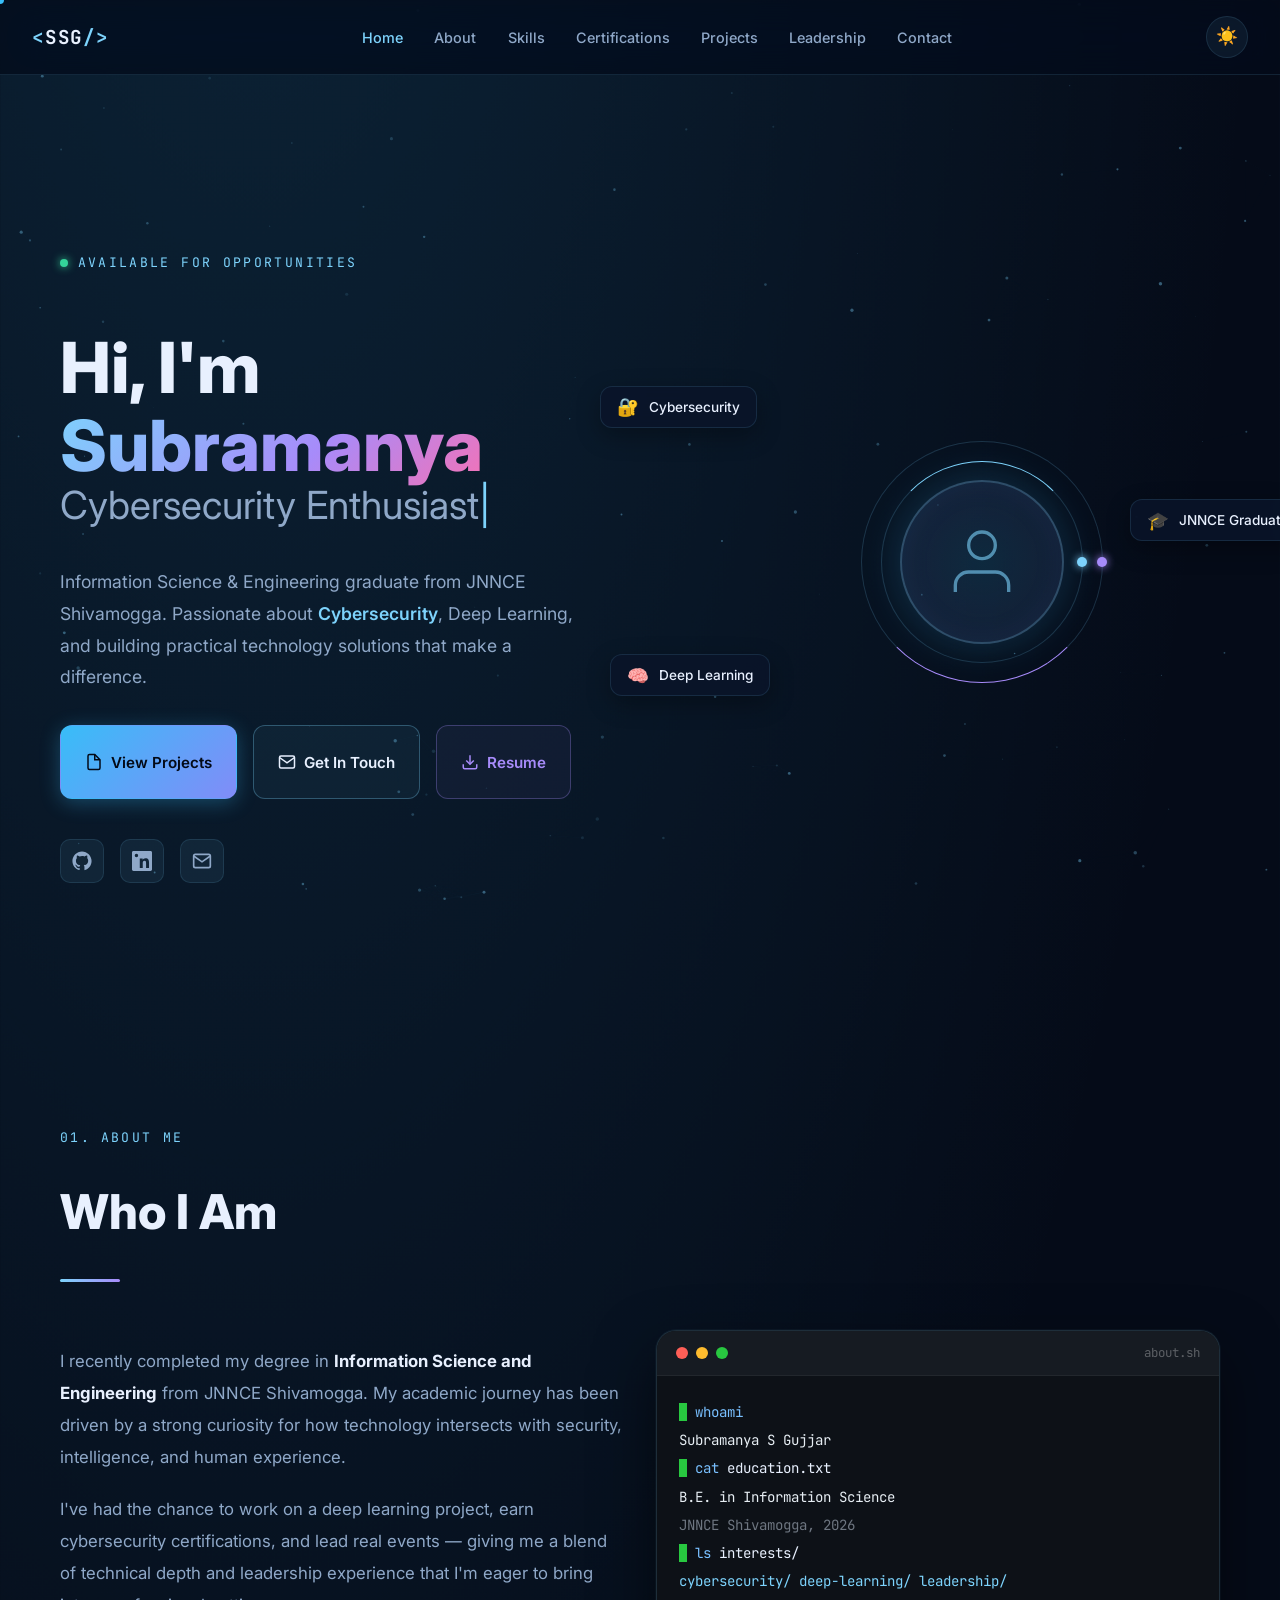
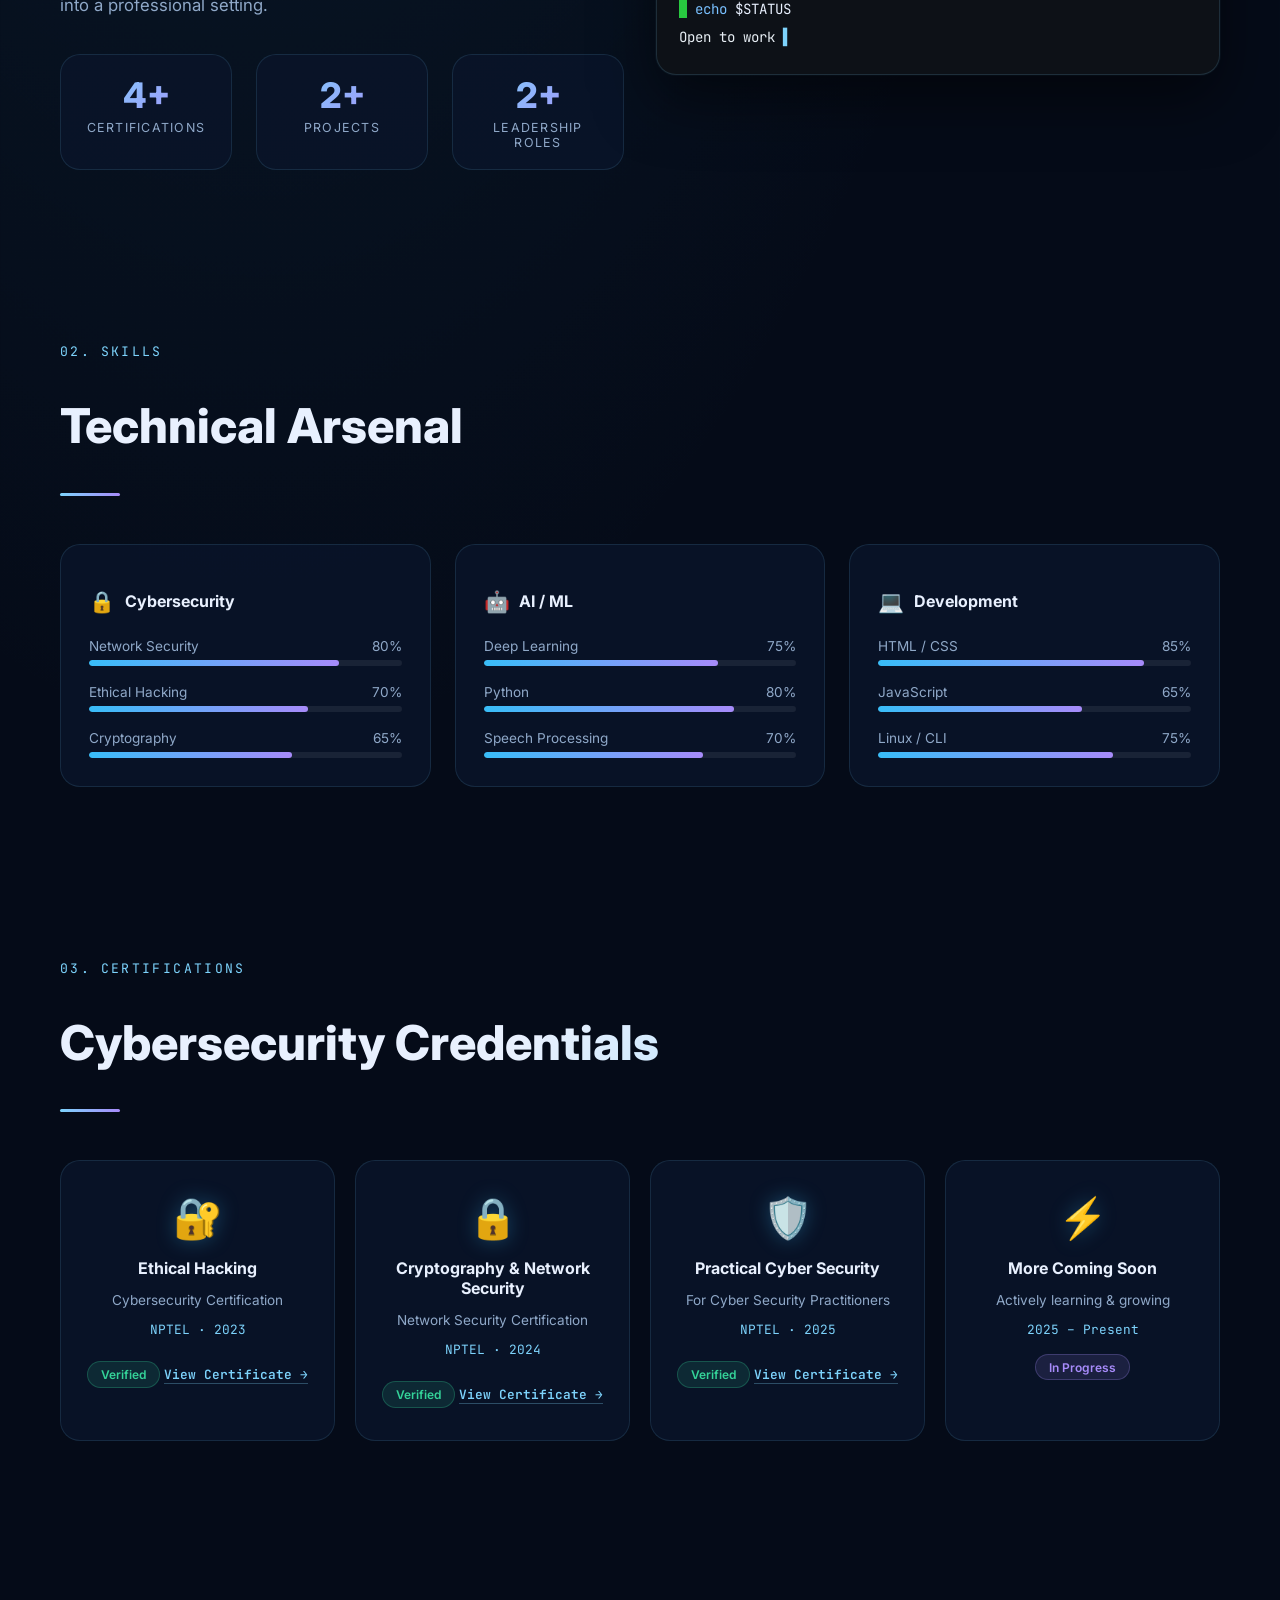
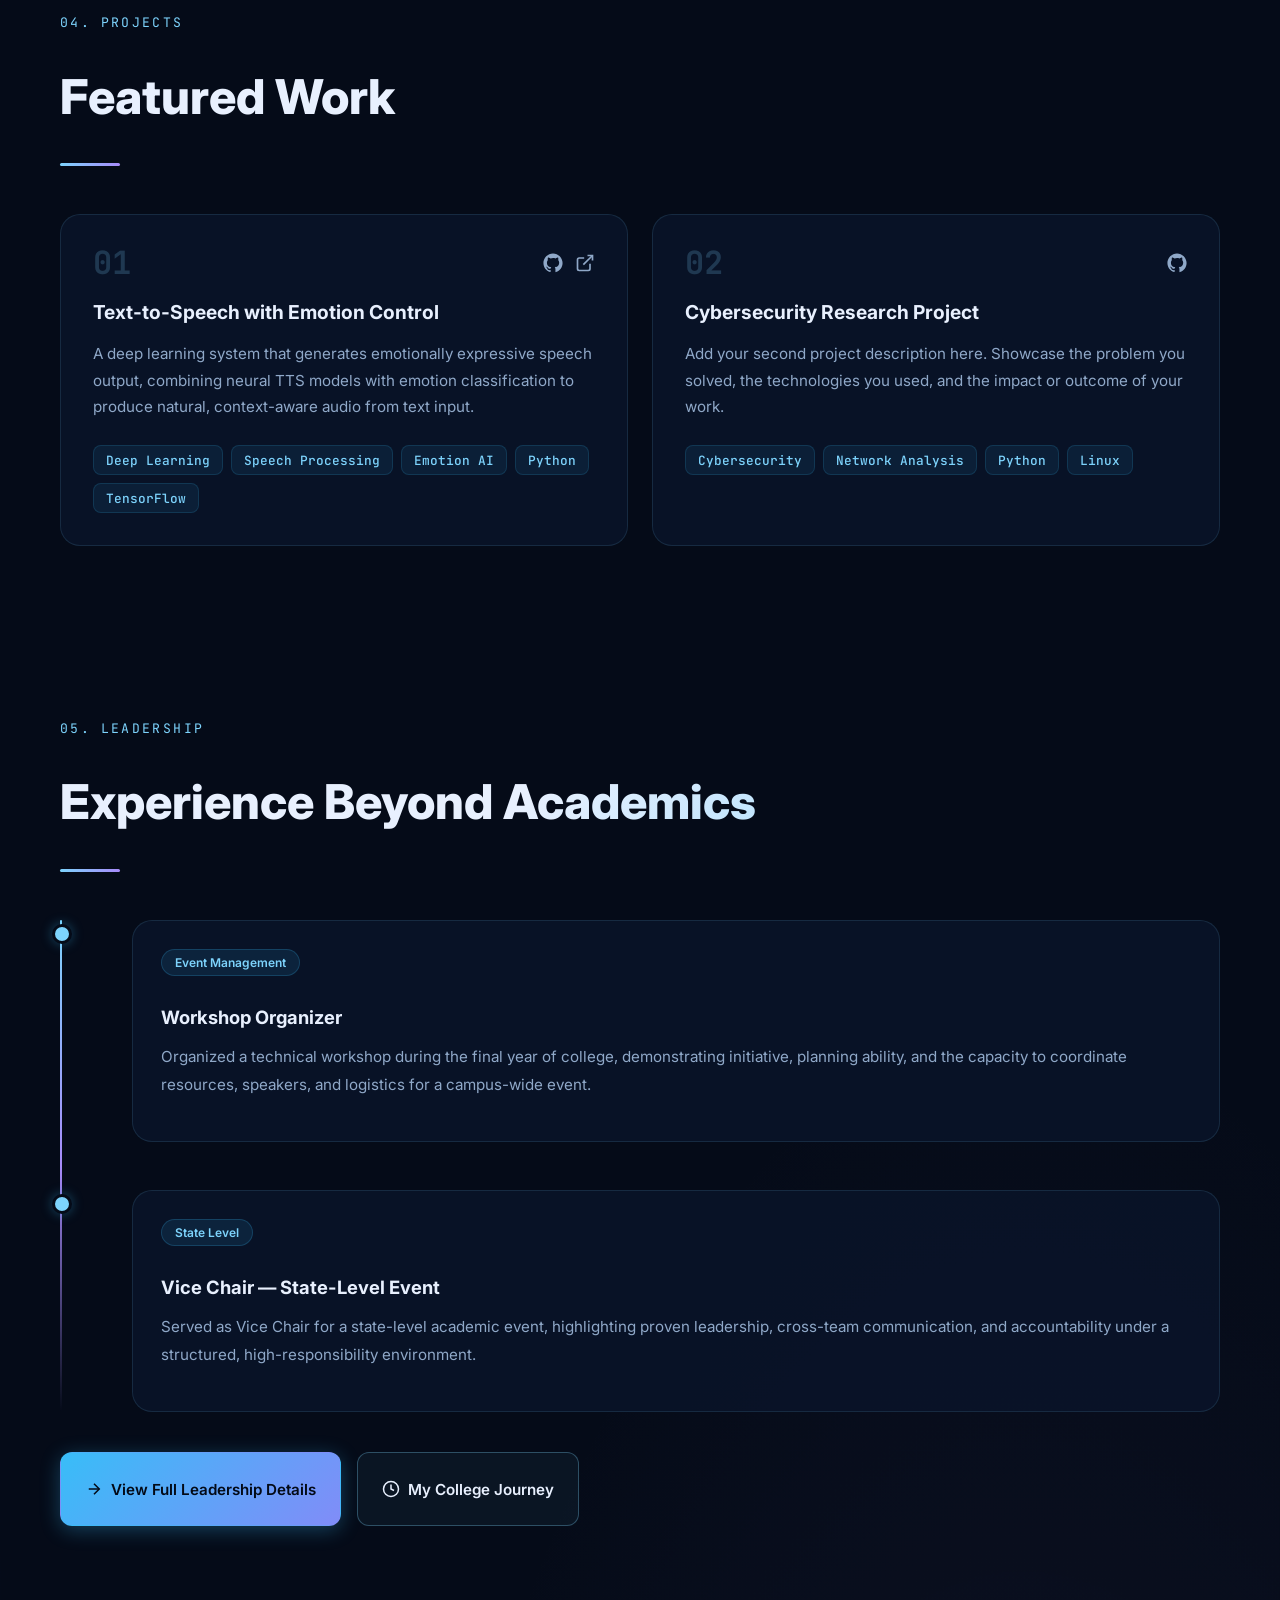
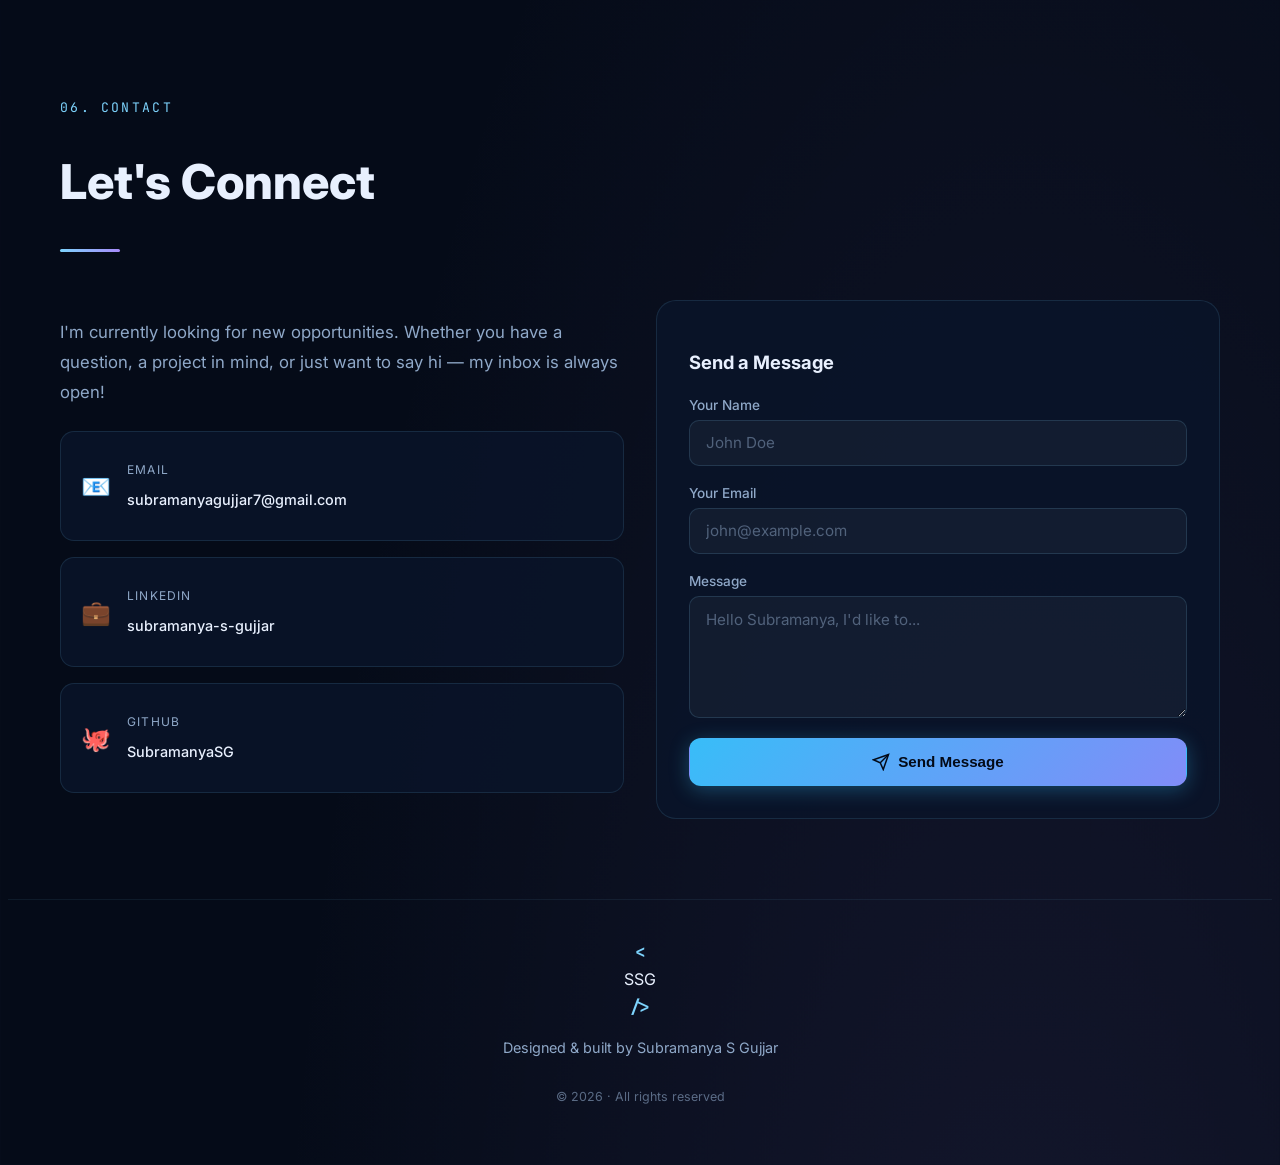
<file: index.html>
<!DOCTYPE html>
<html lang="en" data-theme="dark">
<head>
  <meta charset="UTF-8" />
  <meta name="viewport" content="width=device-width, initial-scale=1.0" />
  <title>Subramanya S Gujjar | Portfolio</title>
  <meta name="description" content="Portfolio website for Subramanya S Gujjar, a recent Information Science and Engineering graduate with a cybersecurity focus." />
  <link rel="stylesheet" href="styles.css" />
  <link rel="preconnect" href="https://fonts.googleapis.com" />
  <link rel="preconnect" href="https://fonts.gstatic.com" crossorigin />
  <link href="https://fonts.googleapis.com/css2?family=Inter:wght@300;400;500;600;700;800&family=JetBrains+Mono:wght@400;500&display=swap" rel="stylesheet" />
  <script>
    (function() {
      const t = localStorage.getItem('theme') || 'dark';
      document.documentElement.setAttribute('data-theme', t);
    })();
  </script>
</head>
<body>

  <!-- Custom Cursor -->
  <div class="cursor-dot" id="cursorDot"></div>
  <div class="cursor-ring" id="cursorRing"></div>

  <!-- Particle Canvas -->
  <canvas id="particleCanvas"></canvas>

  <!-- Navbar -->
  <header class="topbar" id="topbar">
    <div class="brand">
      <span class="brand-bracket">&lt;</span>SSG<span class="brand-bracket">/&gt;</span>
    </div>
    <nav class="nav" aria-label="Primary">
      <a href="#home"           class="nav-link">Home</a>
      <a href="#about"          class="nav-link">About</a>
      <a href="#skills"         class="nav-link">Skills</a>
      <a href="#certifications" class="nav-link">Certifications</a>
      <a href="#projects"       class="nav-link">Projects</a>
      <a href="#leadership"     class="nav-link">Leadership</a>
      <a href="#contact"        class="nav-link">Contact</a>
    </nav>
    <div class="nav-right">
      <button class="theme-toggle" id="themeToggle" title="Toggle theme" aria-label="Toggle light/dark theme">
        <span class="theme-icon sun">☀️</span>
        <span class="theme-icon moon">🌙</span>
      </button>
      <button class="hamburger" id="hamburger" aria-label="Toggle menu">
        <span></span><span></span><span></span>
      </button>
    </div>
  </header>

  <!-- Mobile Nav Overlay -->
  <div class="mobile-nav" id="mobileNav">
    <a href="#home"           class="mobile-link">Home</a>
    <a href="#about"          class="mobile-link">About</a>
    <a href="#skills"         class="mobile-link">Skills</a>
    <a href="#certifications" class="mobile-link">Certifications</a>
    <a href="#projects"       class="mobile-link">Projects</a>
    <a href="#leadership"     class="mobile-link">Leadership</a>
    <a href="#contact"        class="mobile-link">Contact</a>
  </div>

  <main>
    <!-- HERO SECTION -->
    <section class="hero section" id="home">
      <div class="hero-content reveal">
        <p class="eyebrow">
          <span class="eyebrow-dot"></span>
          Available for opportunities
        </p>
        <h1 class="hero-title">
          Hi, I'm <span class="gradient-text">Subramanya</span><br />
          <span class="typing-wrapper">
            <span class="typed-text" id="typedText"></span><span class="cursor-blink">|</span>
          </span>
        </h1>
        <p class="lead">
          Information Science & Engineering graduate from JNNCE Shivamogga.
          Passionate about <span class="highlight">Cybersecurity</span>, Deep Learning, and building
          practical technology solutions that make a difference.
        </p>
        <div class="hero-actions">
          <a class="button primary" href="#projects">
            <svg width="18" height="18" fill="none" stroke="currentColor" stroke-width="2" viewBox="0 0 24 24"><path d="M13 2H6a2 2 0 00-2 2v16a2 2 0 002 2h12a2 2 0 002-2V9z"/><polyline points="13 2 13 9 20 9"/></svg>
            View Projects
          </a>
          <a class="button secondary" href="#contact">
            <svg width="18" height="18" fill="none" stroke="currentColor" stroke-width="2" viewBox="0 0 24 24"><path d="M4 4h16c1.1 0 2 .9 2 2v12c0 1.1-.9 2-2 2H4c-1.1 0-2-.9-2-2V6c0-1.1.9-2 2-2z"/><polyline points="22,6 12,13 2,6"/></svg>
            Get In Touch
          </a>
          <a class="button outline" href="SUBRAMANYA_S_GUJJAR_NewResume.pdf" target="_blank">
            <svg width="18" height="18" fill="none" stroke="currentColor" stroke-width="2" viewBox="0 0 24 24"><path d="M21 15v4a2 2 0 01-2 2H5a2 2 0 01-2-2v-4"/><polyline points="7 10 12 15 17 10"/><line x1="12" y1="15" x2="12" y2="3"/></svg>
            Resume
          </a>
        </div>
        <div class="social-strip">
          <a href="https://github.com/SubramanyaSG" target="_blank" rel="noreferrer" class="social-icon" title="GitHub">
            <svg width="20" height="20" fill="currentColor" viewBox="0 0 24 24"><path d="M12 .5C5.73.5.5 5.73.5 12c0 5.08 3.29 9.38 7.86 10.9.57.1.78-.25.78-.55v-1.93c-3.2.7-3.87-1.54-3.87-1.54-.52-1.33-1.28-1.68-1.28-1.68-1.05-.71.08-.7.08-.7 1.16.08 1.77 1.19 1.77 1.19 1.03 1.76 2.7 1.25 3.36.96.1-.75.4-1.25.73-1.54-2.55-.29-5.23-1.28-5.23-5.68 0-1.25.45-2.28 1.18-3.08-.12-.29-.51-1.46.11-3.04 0 0 .97-.31 3.17 1.18a11.05 11.05 0 012.89-.39c.98 0 1.97.13 2.89.39 2.2-1.49 3.16-1.18 3.16-1.18.63 1.58.23 2.75.11 3.04.74.8 1.18 1.83 1.18 3.08 0 4.41-2.69 5.38-5.25 5.67.41.36.78 1.06.78 2.13v3.16c0 .31.2.66.79.55C20.21 21.38 23.5 17.08 23.5 12 23.5 5.73 18.27.5 12 .5z"/></svg>
          </a>
          <a href="https://www.linkedin.com/in/subramanya-s-gujjar-6776aa260" target="_blank" rel="noreferrer" class="social-icon" title="LinkedIn">
            <svg width="20" height="20" fill="currentColor" viewBox="0 0 24 24"><path d="M20.45 20.45h-3.56v-5.57c0-1.33-.03-3.04-1.85-3.04-1.85 0-2.14 1.45-2.14 2.94v5.67H9.34V9h3.41v1.56h.05c.48-.9 1.64-1.85 3.37-1.85 3.6 0 4.27 2.37 4.27 5.45v6.29zM5.34 7.43a2.07 2.07 0 110-4.14 2.07 2.07 0 010 4.14zM3.56 20.45h3.57V9H3.56v11.45zM22.22 0H1.77C.79 0 0 .77 0 1.72v20.56C0 23.23.79 24 1.77 24h20.45c.98 0 1.78-.77 1.78-1.72V1.72C24 .77 23.2 0 22.22 0z"/></svg>
          </a>
          <a href="mailto:subramanyagujjar7@gmail.com" class="social-icon" title="Email">
            <svg width="20" height="20" fill="none" stroke="currentColor" stroke-width="2" viewBox="0 0 24 24"><path d="M4 4h16c1.1 0 2 .9 2 2v12c0 1.1-.9 2-2 2H4c-1.1 0-2-.9-2-2V6c0-1.1.9-2 2-2z"/><polyline points="22,6 12,13 2,6"/></svg>
          </a>
        </div>
      </div>
      <div class="hero-visual reveal reveal-delay-2">
        <div class="profile-ring">
          <div class="profile-avatar">
            <svg width="80" height="80" fill="none" stroke="rgba(125,211,252,0.6)" stroke-width="1" viewBox="0 0 24 24"><path d="M20 21v-2a4 4 0 00-4-4H8a4 4 0 00-4 4v2"/><circle cx="12" cy="7" r="4"/></svg>
          </div>
          <div class="ring ring-1"></div>
          <div class="ring ring-2"></div>
          <div class="orbit-dot orbit-1"></div>
          <div class="orbit-dot orbit-2"></div>
        </div>
        <div class="info-card card-1 floating">
          <span class="info-icon">🔐</span>
          <span>Cybersecurity</span>
        </div>
        <div class="info-card card-2 floating-alt">
          <span class="info-icon">🧠</span>
          <span>Deep Learning</span>
        </div>
        <div class="info-card card-3 floating">
          <span class="info-icon">🎓</span>
          <span>JNNCE Graduate</span>
        </div>
      </div>
    </section>

    <!-- ABOUT SECTION -->
    <section class="section" id="about">
      <div class="section-heading reveal">
        <p class="eyebrow"><span class="eyebrow-num">01.</span> About Me</p>
        <h2>Who I Am</h2>
        <div class="section-line"></div>
      </div>
      <div class="about-grid">
        <div class="about-text reveal">
          <p>
            I recently completed my degree in <strong>Information Science and Engineering</strong> from
            JNNCE Shivamogga. My academic journey has been driven by a strong curiosity for how technology
            intersects with security, intelligence, and human experience.
          </p>
          <p>
            I've had the chance to work on a deep learning project, earn cybersecurity certifications, and
            lead real events — giving me a blend of technical depth and leadership experience that I'm eager
            to bring into a professional setting.
          </p>
          <div class="about-stats">
            <div class="stat-box">
              <span class="stat-val" data-target="4">0</span>
              <span class="stat-label">Certifications</span>
            </div>
            <div class="stat-box">
              <span class="stat-val" data-target="2">0</span>
              <span class="stat-label">Projects</span>
            </div>
            <div class="stat-box">
              <span class="stat-val" data-target="2">0</span>
              <span class="stat-label">Leadership Roles</span>
            </div>
          </div>
        </div>
        <div class="about-terminal reveal reveal-delay-2">
          <div class="terminal-header">
            <span class="t-btn t-red"></span>
            <span class="t-btn t-yellow"></span>
            <span class="t-btn t-green"></span>
            <span class="t-title">about.sh</span>
          </div>
          <div class="terminal-body">
            <p><span class="t-green">~</span> <span class="t-blue">whoami</span></p>
            <p class="t-white">Subramanya S Gujjar</p>
            <p><span class="t-green">~</span> <span class="t-blue">cat</span> education.txt</p>
            <p class="t-white">B.E. in Information Science</p>
            <p class="t-muted">JNNCE Shivamogga, 2026</p>
            <p><span class="t-green">~</span> <span class="t-blue">ls</span> interests/</p>
            <p class="t-accent">cybersecurity/ deep-learning/ leadership/</p>
            <p><span class="t-green">~</span> <span class="t-blue">echo</span> $STATUS</p>
            <p class="t-white">Open to work <span class="blink-cursor">▌</span></p>
          </div>
        </div>
      </div>
    </section>

    <!-- SKILLS SECTION -->
    <section class="section" id="skills">
      <div class="section-heading reveal">
        <p class="eyebrow"><span class="eyebrow-num">02.</span> Skills</p>
        <h2>Technical Arsenal</h2>
        <div class="section-line"></div>
      </div>
      <div class="skills-grid">
        <div class="skill-category reveal">
          <h3 class="skill-cat-title">
            <span class="skill-icon">🔒</span> Cybersecurity
          </h3>
          <div class="skill-bars">
            <div class="skill-item">
              <div class="skill-meta"><span>Network Security</span><span>80%</span></div>
              <div class="skill-bar"><div class="skill-fill" data-width="80"></div></div>
            </div>
            <div class="skill-item">
              <div class="skill-meta"><span>Ethical Hacking</span><span>70%</span></div>
              <div class="skill-bar"><div class="skill-fill" data-width="70"></div></div>
            </div>
            <div class="skill-item">
              <div class="skill-meta"><span>Cryptography</span><span>65%</span></div>
              <div class="skill-bar"><div class="skill-fill" data-width="65"></div></div>
            </div>
          </div>
        </div>
        <div class="skill-category reveal reveal-delay-1">
          <h3 class="skill-cat-title">
            <span class="skill-icon">🤖</span> AI / ML
          </h3>
          <div class="skill-bars">
            <div class="skill-item">
              <div class="skill-meta"><span>Deep Learning</span><span>75%</span></div>
              <div class="skill-bar"><div class="skill-fill" data-width="75"></div></div>
            </div>
            <div class="skill-item">
              <div class="skill-meta"><span>Python</span><span>80%</span></div>
              <div class="skill-bar"><div class="skill-fill" data-width="80"></div></div>
            </div>
            <div class="skill-item">
              <div class="skill-meta"><span>Speech Processing</span><span>70%</span></div>
              <div class="skill-bar"><div class="skill-fill" data-width="70"></div></div>
            </div>
          </div>
        </div>
        <div class="skill-category reveal reveal-delay-2">
          <h3 class="skill-cat-title">
            <span class="skill-icon">💻</span> Development
          </h3>
          <div class="skill-bars">
            <div class="skill-item">
              <div class="skill-meta"><span>HTML / CSS</span><span>85%</span></div>
              <div class="skill-bar"><div class="skill-fill" data-width="85"></div></div>
            </div>
            <div class="skill-item">
              <div class="skill-meta"><span>JavaScript</span><span>65%</span></div>
              <div class="skill-bar"><div class="skill-fill" data-width="65"></div></div>
            </div>
            <div class="skill-item">
              <div class="skill-meta"><span>Linux / CLI</span><span>75%</span></div>
              <div class="skill-bar"><div class="skill-fill" data-width="75"></div></div>
            </div>
          </div>
        </div>
      </div>
    </section>

    <!-- CERTIFICATIONS SECTION -->
    <section class="section" id="certifications">
      <div class="section-heading reveal">
        <p class="eyebrow"><span class="eyebrow-num">03.</span> Certifications</p>
        <h2>Cybersecurity Credentials</h2>
        <div class="section-line"></div>
      </div>
      <div class="cert-grid">
        <div class="cert-card reveal" data-tilt>
          <div class="cert-icon">🔐</div>
          <h3>Ethical Hacking</h3>
          <p class="cert-issuer">Cybersecurity Certification</p>
          <p class="cert-date">NPTEL · 2023</p>
          <div class="cert-badge">Verified</div>
          <a href="Ethical_Hacking.pdf" target="_blank" class="cert-view-btn">View Certificate →</a>
        </div>
        <div class="cert-card reveal reveal-delay-1" data-tilt>
          <div class="cert-icon">🔒</div>
          <h3>Cryptography &amp; Network Security</h3>
          <p class="cert-issuer">Network Security Certification</p>
          <p class="cert-date">NPTEL · 2024</p>
          <div class="cert-badge">Verified</div>
          <a href="Cryptography_and_Network_Security.pdf" target="_blank" class="cert-view-btn">View Certificate →</a>
        </div>
        <div class="cert-card reveal reveal-delay-2" data-tilt>
          <div class="cert-icon">🛡️</div>
          <h3>Practical Cyber Security</h3>
          <p class="cert-issuer">For Cyber Security Practitioners</p>
          <p class="cert-date">NPTEL · 2025</p>
          <div class="cert-badge">Verified</div>
          <a href="Practical_Cyber_Security_for_Cyber_Security_Practitioners.pdf" target="_blank" class="cert-view-btn">View Certificate →</a>
        </div>
        <div class="cert-card reveal reveal-delay-3" data-tilt>
          <div class="cert-icon">⚡</div>
          <h3>More Coming Soon</h3>
          <p class="cert-issuer">Actively learning &amp; growing</p>
          <p class="cert-date">2025 – Present</p>
          <div class="cert-badge cert-badge-pending">In Progress</div>
        </div>
      </div>
    </section>

    <!-- PROJECTS SECTION -->
    <section class="section" id="projects">
      <div class="section-heading reveal">
        <p class="eyebrow"><span class="eyebrow-num">04.</span> Projects</p>
        <h2>Featured Work</h2>
        <div class="section-line"></div>
      </div>
      <div class="projects-grid">
        <!-- Project 1 -->
        <article class="project-card reveal" data-tilt>
          <div class="project-header">
            <div class="project-num">01</div>
            <div class="project-links">
              <a href="https://github.com/SubramanyaSG" target="_blank" rel="noreferrer" title="GitHub">
                <svg width="20" height="20" fill="currentColor" viewBox="0 0 24 24"><path d="M12 .5C5.73.5.5 5.73.5 12c0 5.08 3.29 9.38 7.86 10.9.57.1.78-.25.78-.55v-1.93c-3.2.7-3.87-1.54-3.87-1.54-.52-1.33-1.28-1.68-1.28-1.68-1.05-.71.08-.7.08-.7 1.16.08 1.77 1.19 1.77 1.19 1.03 1.76 2.7 1.25 3.36.96.1-.75.4-1.25.73-1.54-2.55-.29-5.23-1.28-5.23-5.68 0-1.25.45-2.28 1.18-3.08-.12-.29-.51-1.46.11-3.04 0 0 .97-.31 3.17 1.18a11.05 11.05 0 012.89-.39c.98 0 1.97.13 2.89.39 2.2-1.49 3.16-1.18 3.16-1.18.63 1.58.23 2.75.11 3.04.74.8 1.18 1.83 1.18 3.08 0 4.41-2.69 5.38-5.25 5.67.41.36.78 1.06.78 2.13v3.16c0 .31.2.66.79.55C20.21 21.38 23.5 17.08 23.5 12 23.5 5.73 18.27.5 12 .5z"/></svg>
              </a>
              <a href="#" title="Live Demo">
                <svg width="20" height="20" fill="none" stroke="currentColor" stroke-width="2" viewBox="0 0 24 24"><path d="M18 13v6a2 2 0 01-2 2H5a2 2 0 01-2-2V8a2 2 0 012-2h6"/><polyline points="15 3 21 3 21 9"/><line x1="10" y1="14" x2="21" y2="3"/></svg>
              </a>
            </div>
          </div>
          <h3 class="project-title">Text-to-Speech with Emotion Control</h3>
          <p class="project-desc">
            A deep learning system that generates emotionally expressive speech output, combining neural
            TTS models with emotion classification to produce natural, context-aware audio from text input.
          </p>
          <div class="tags">
            <span class="tag">Deep Learning</span>
            <span class="tag">Speech Processing</span>
            <span class="tag">Emotion AI</span>
            <span class="tag">Python</span>
            <span class="tag">TensorFlow</span>
          </div>
        </article>

        <!-- Project 2 Placeholder -->
        <article class="project-card reveal reveal-delay-1" data-tilt>
          <div class="project-header">
            <div class="project-num">02</div>
            <div class="project-links">
              <a href="https://github.com/SubramanyaSG" target="_blank" rel="noreferrer" title="GitHub">
                <svg width="20" height="20" fill="currentColor" viewBox="0 0 24 24"><path d="M12 .5C5.73.5.5 5.73.5 12c0 5.08 3.29 9.38 7.86 10.9.57.1.78-.25.78-.55v-1.93c-3.2.7-3.87-1.54-3.87-1.54-.52-1.33-1.28-1.68-1.28-1.68-1.05-.71.08-.7.08-.7 1.16.08 1.77 1.19 1.77 1.19 1.03 1.76 2.7 1.25 3.36.96.1-.75.4-1.25.73-1.54-2.55-.29-5.23-1.28-5.23-5.68 0-1.25.45-2.28 1.18-3.08-.12-.29-.51-1.46.11-3.04 0 0 .97-.31 3.17 1.18a11.05 11.05 0 012.89-.39c.98 0 1.97.13 2.89.39 2.2-1.49 3.16-1.18 3.16-1.18.63 1.58.23 2.75.11 3.04.74.8 1.18 1.83 1.18 3.08 0 4.41-2.69 5.38-5.25 5.67.41.36.78 1.06.78 2.13v3.16c0 .31.2.66.79.55C20.21 21.38 23.5 17.08 23.5 12 23.5 5.73 18.27.5 12 .5z"/></svg>
              </a>
            </div>
          </div>
          <h3 class="project-title">Cybersecurity Research Project</h3>
          <p class="project-desc">
            Add your second project description here. Showcase the problem you solved, the technologies you
            used, and the impact or outcome of your work.
          </p>
          <div class="tags">
            <span class="tag">Cybersecurity</span>
            <span class="tag">Network Analysis</span>
            <span class="tag">Python</span>
            <span class="tag">Linux</span>
          </div>
        </article>
      </div>
    </section>

    <!-- LEADERSHIP SECTION -->
    <section class="section" id="leadership">
      <div class="section-heading reveal">
        <p class="eyebrow"><span class="eyebrow-num">05.</span> Leadership</p>
        <h2>Experience Beyond Academics</h2>
        <div class="section-line"></div>
      </div>
      <div class="timeline">
        <div class="timeline-item reveal">
          <div class="timeline-dot"></div>
          <div class="timeline-content">
            <span class="timeline-badge">Event Management</span>
            <h3>Workshop Organizer</h3>
            <p>
              Organized a technical workshop during the final year of college, demonstrating initiative,
              planning ability, and the capacity to coordinate resources, speakers, and logistics for a
              campus-wide event.
            </p>
          </div>
        </div>
        <div class="timeline-item reveal reveal-delay-1">
          <div class="timeline-dot"></div>
          <div class="timeline-content">
            <span class="timeline-badge">State Level</span>
            <h3>Vice Chair — State-Level Event</h3>
            <p>
              Served as Vice Chair for a state-level academic event, highlighting proven leadership,
              cross-team communication, and accountability under a structured, high-responsibility environment.
            </p>
          </div>
        </div>
      </div>
      <div class="leadership-cta reveal">
        <a href="leadership.html" class="button primary">
          <svg width="18" height="18" fill="none" stroke="currentColor" stroke-width="2" viewBox="0 0 24 24"><path d="M5 12h14"/><path d="M12 5l7 7-7 7"/></svg>
          View Full Leadership Details
        </a>
        <a href="journey.html" class="button secondary">
          <svg width="18" height="18" fill="none" stroke="currentColor" stroke-width="2" viewBox="0 0 24 24"><circle cx="12" cy="12" r="10"/><polyline points="12 6 12 12 16 14"/></svg>
          My College Journey
        </a>
      </div>
    </section>

    <!-- CONTACT SECTION -->
    <section class="section" id="contact">
      <div class="section-heading reveal">
        <p class="eyebrow"><span class="eyebrow-num">06.</span> Contact</p>
        <h2>Let's Connect</h2>
        <div class="section-line"></div>
      </div>
      <div class="contact-wrapper">
        <div class="contact-info reveal">
          <p class="contact-intro">
            I'm currently looking for new opportunities. Whether you have a question, a project in mind,
            or just want to say hi — my inbox is always open!
          </p>
          <div class="contact-cards">
            <a href="mailto:subramanyagujjar7@gmail.com" class="contact-card">
              <div class="contact-card-icon">📧</div>
              <div>
                <p class="contact-card-label">Email</p>
                <p class="contact-card-val">subramanyagujjar7@gmail.com</p>
              </div>
            </a>
            <a href="https://www.linkedin.com/in/subramanya-s-gujjar-6776aa260" target="_blank" rel="noreferrer" class="contact-card">
              <div class="contact-card-icon">💼</div>
              <div>
                <p class="contact-card-label">LinkedIn</p>
                <p class="contact-card-val">subramanya-s-gujjar</p>
              </div>
            </a>
            <a href="https://github.com/SubramanyaSG" target="_blank" rel="noreferrer" class="contact-card">
              <div class="contact-card-icon">🐙</div>
              <div>
                <p class="contact-card-label">GitHub</p>
                <p class="contact-card-val">SubramanyaSG</p>
              </div>
            </a>
          </div>
        </div>
        <form class="contact-form reveal reveal-delay-2" id="contactForm">
          <h3>Send a Message</h3>
          <div class="form-group">
            <label for="name">Your Name</label>
            <input type="text" id="name" name="name" placeholder="John Doe" required />
          </div>
          <div class="form-group">
            <label for="email">Your Email</label>
            <input type="email" id="email" name="email" placeholder="john@example.com" required />
          </div>
          <div class="form-group">
            <label for="message">Message</label>
            <textarea id="message" name="message" rows="5" placeholder="Hello Subramanya, I'd like to..." required></textarea>
          </div>
          <button type="submit" class="button primary full-width">
            <svg width="18" height="18" fill="none" stroke="currentColor" stroke-width="2" viewBox="0 0 24 24"><line x1="22" y1="2" x2="11" y2="13"/><polygon points="22 2 15 22 11 13 2 9 22 2"/></svg>
            Send Message
          </button>
        </form>
      </div>
    </section>
  </main>

  <!-- FOOTER -->
  <footer class="footer">
    <div class="footer-inner">
      <span class="brand-bracket">&lt;</span>SSG<span class="brand-bracket">/&gt;</span>
      <p>Designed & built by Subramanya S Gujjar</p>
      <p class="footer-copy">© 2026 · All rights reserved</p>
    </div>
    <a href="#home" class="back-to-top" id="backToTop" title="Back to top">
      <svg width="20" height="20" fill="none" stroke="currentColor" stroke-width="2" viewBox="0 0 24 24"><polyline points="18 15 12 9 6 15"/></svg>
    </a>
  </footer>

  <script src="main.js"></script>
</body>
</html>
</file>
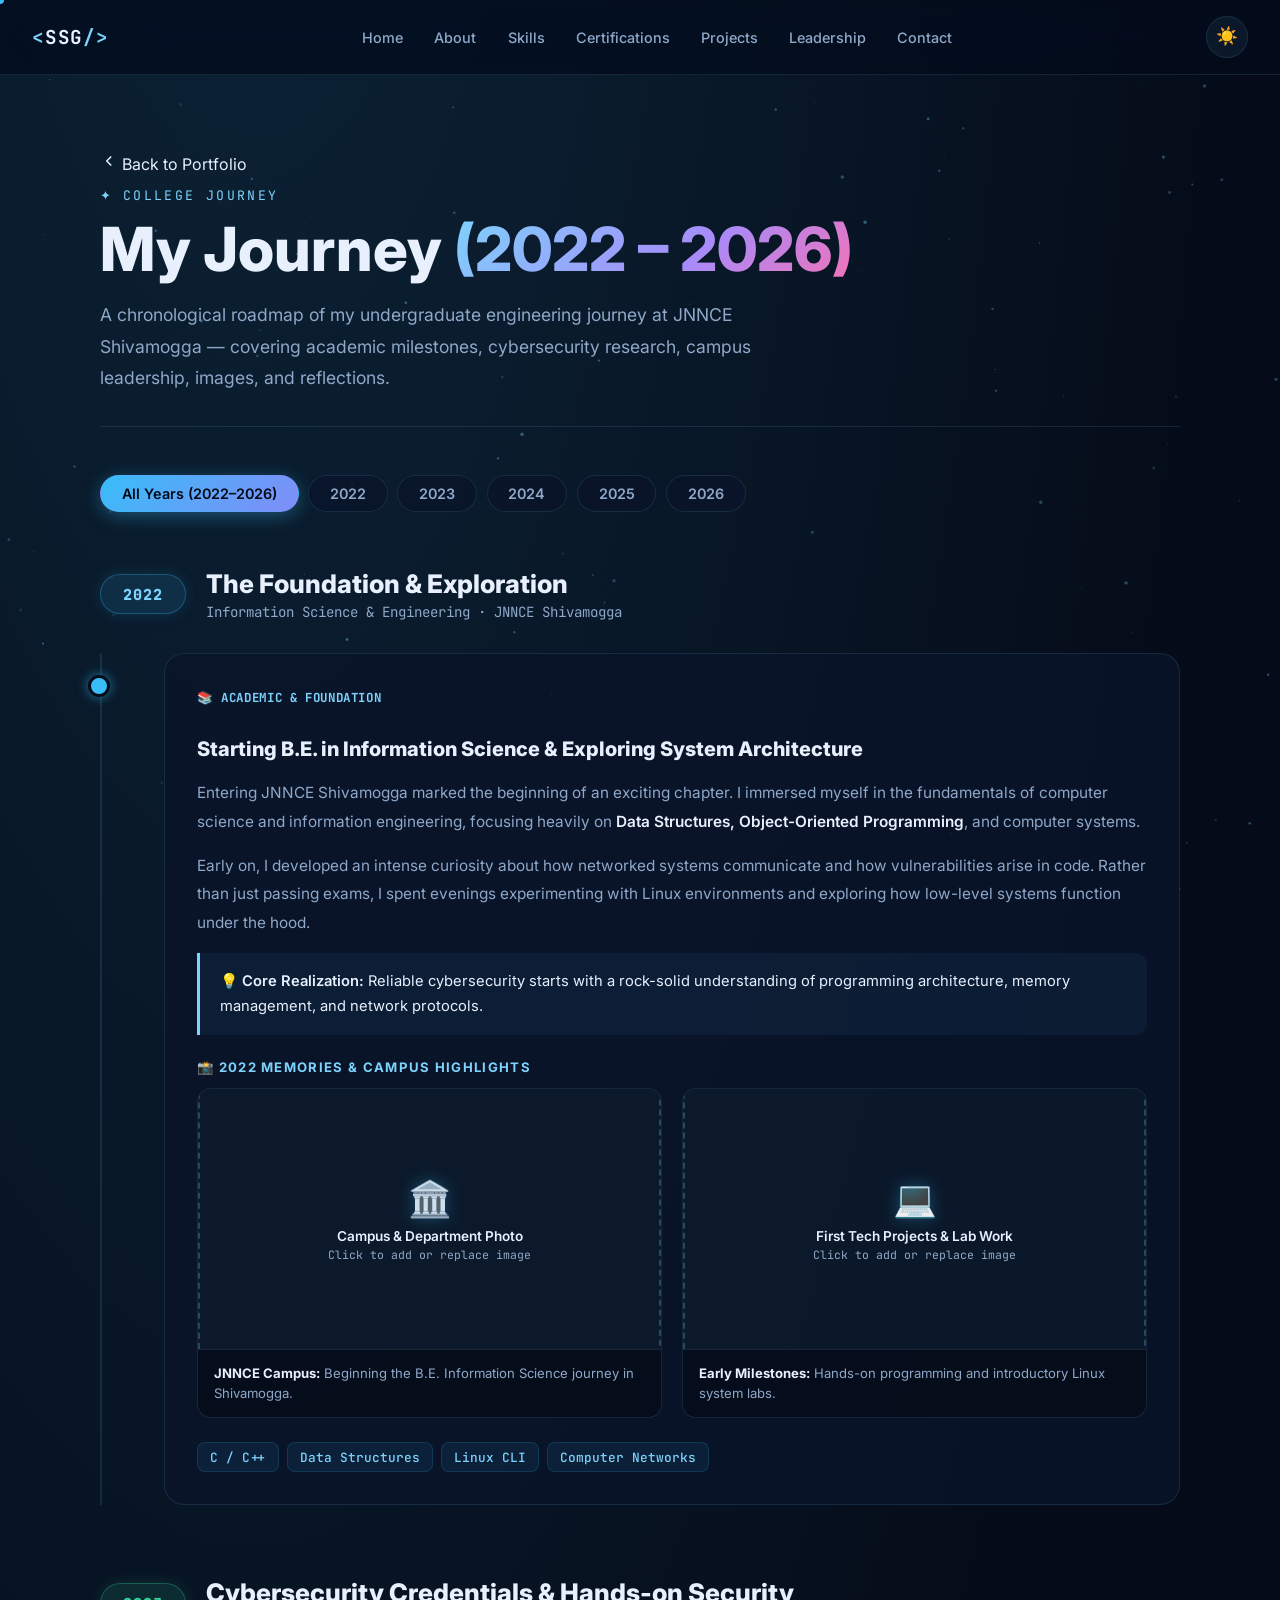
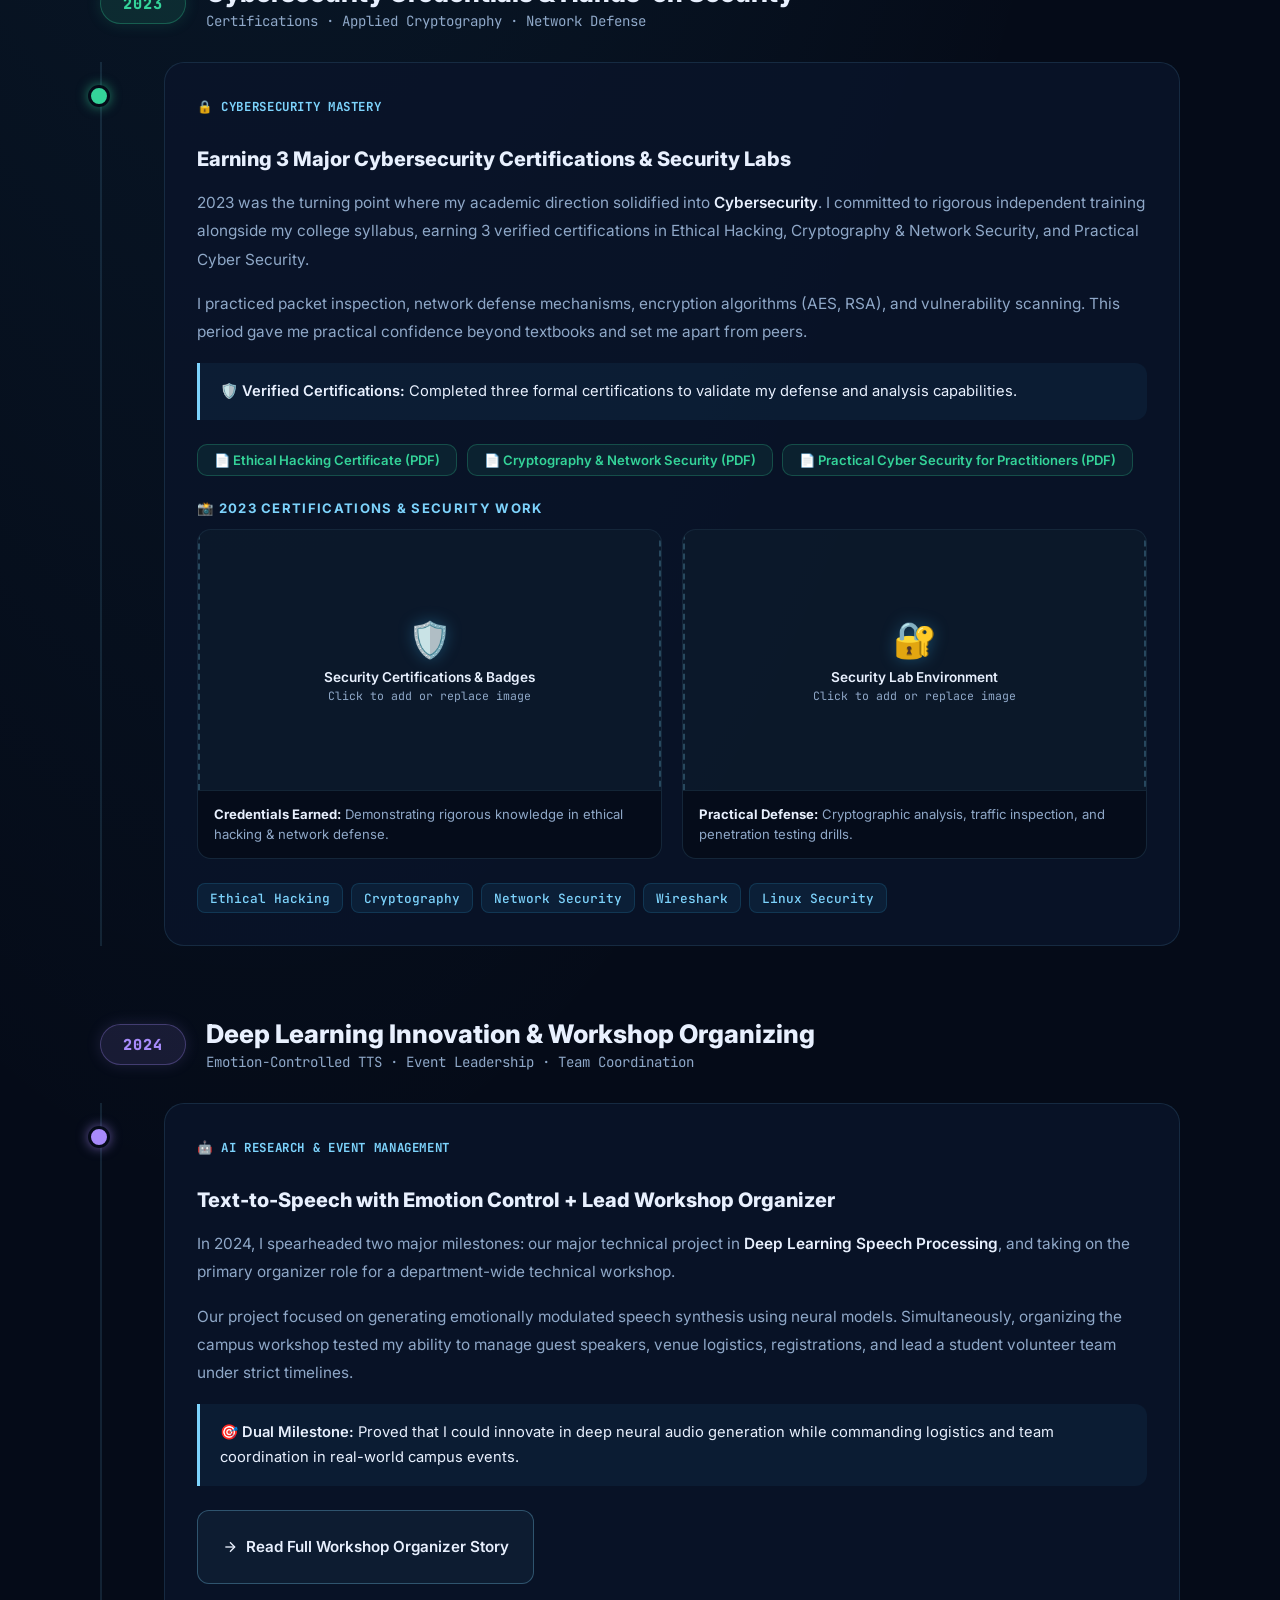
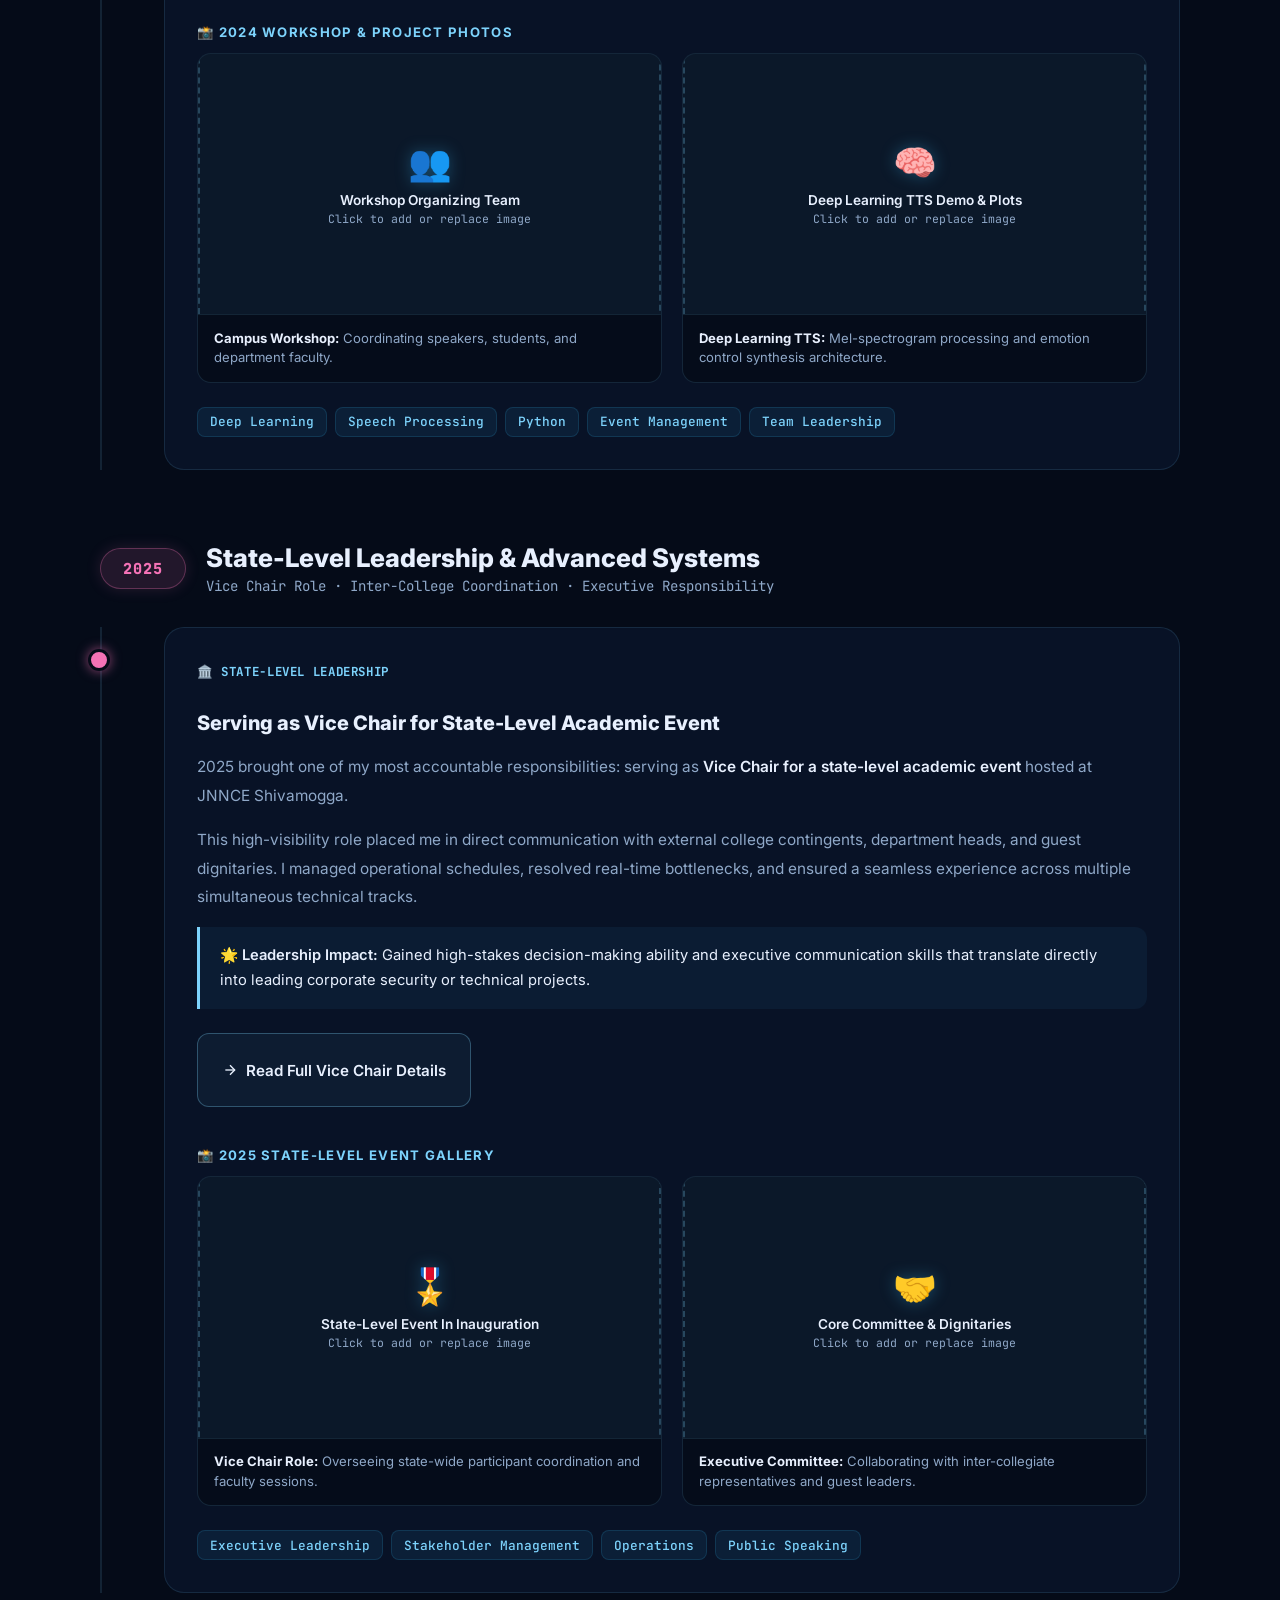
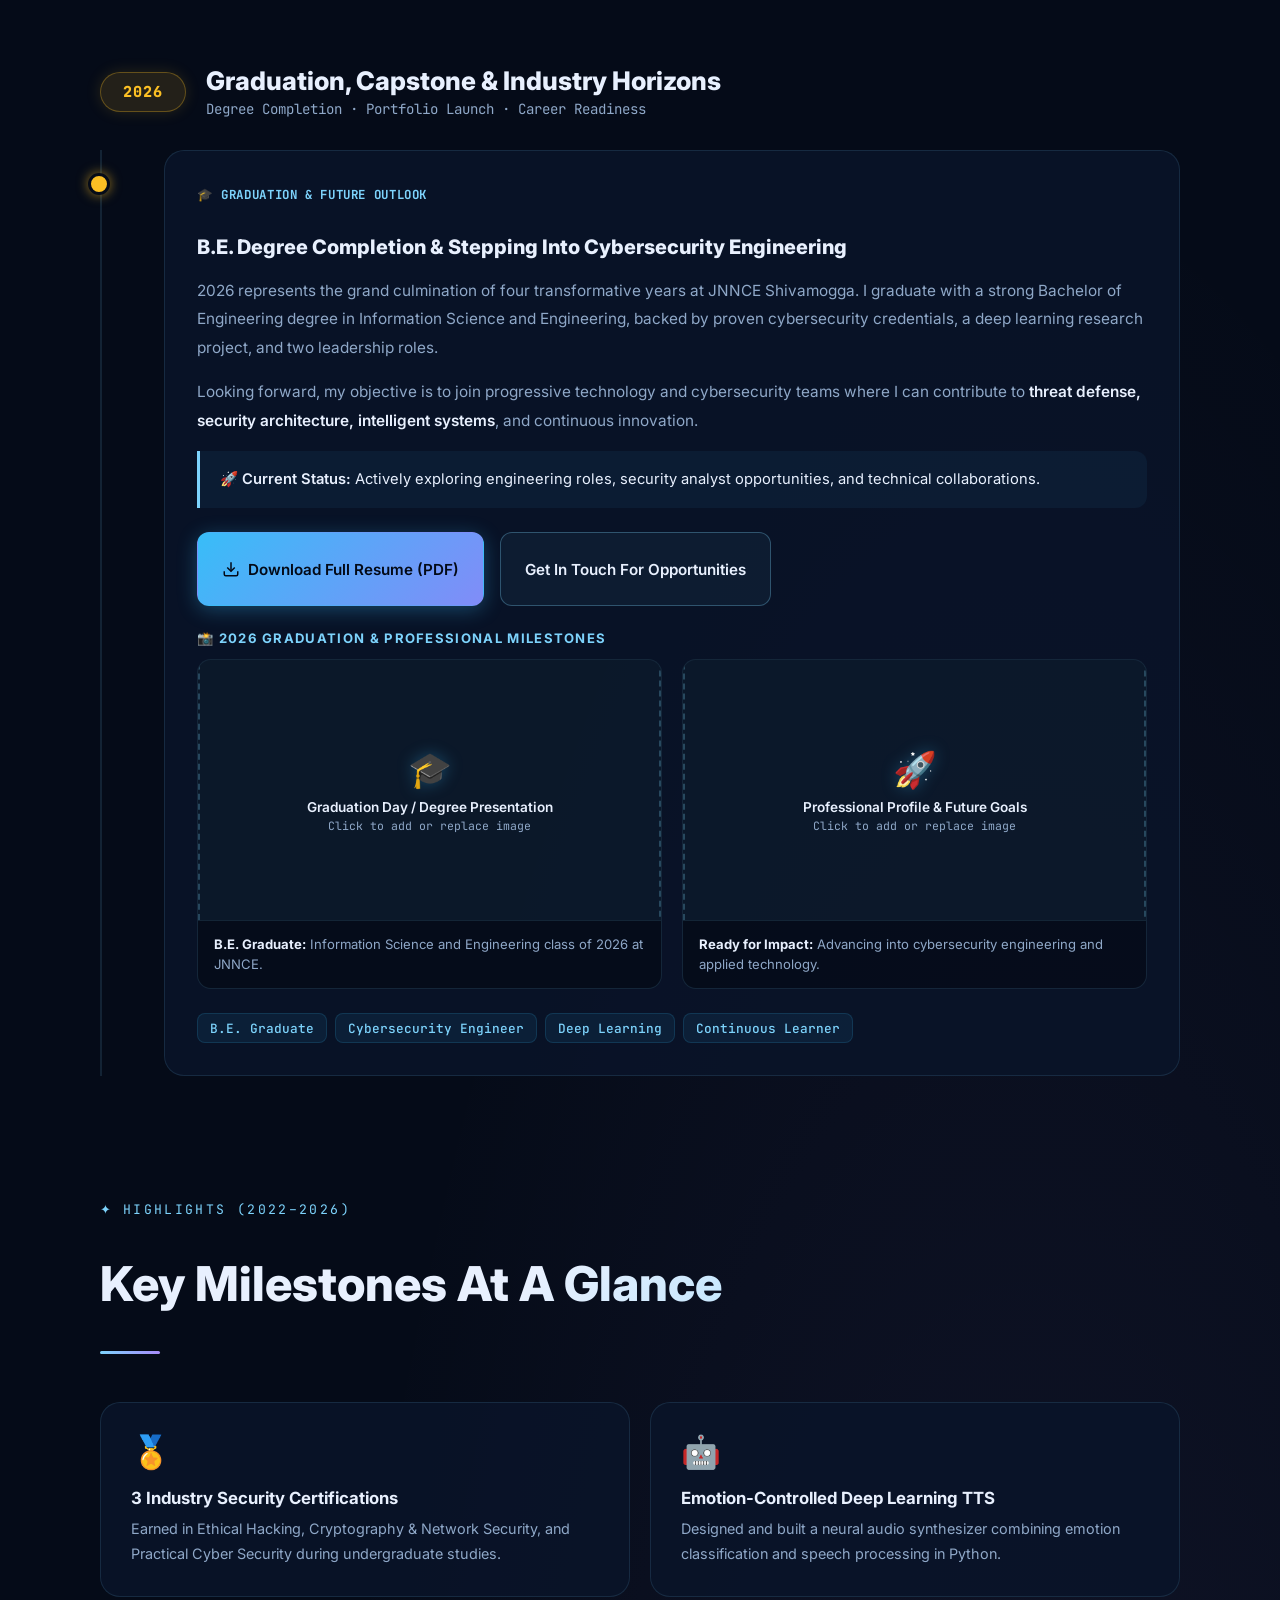
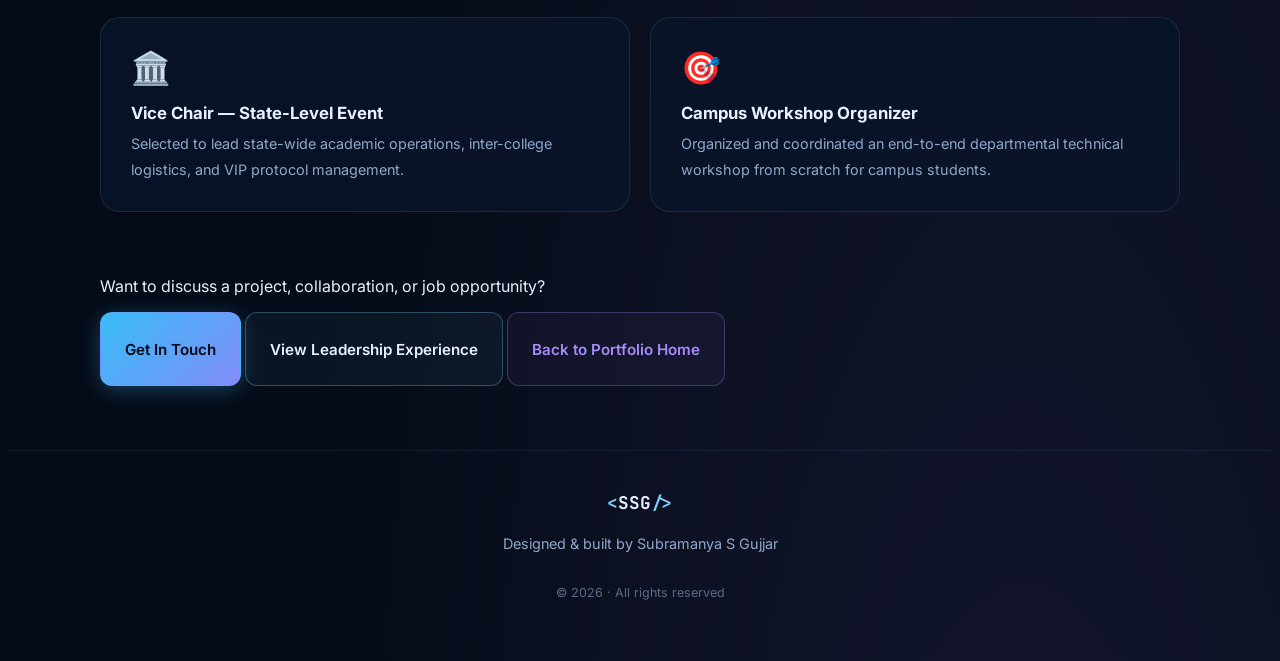
<file: journey.html>
<!DOCTYPE html>
<html lang="en" data-theme="dark">
<head>
  <meta charset="UTF-8" />
  <meta name="viewport" content="width=device-width, initial-scale=1.0" />
  <title>College Journey (2022–2026) | Subramanya S Gujjar</title>
  <meta name="description" content="Timeline of Subramanya S Gujjar's college journey from 2022 to 2026 at JNNCE Shivamogga — featuring milestones, photos, projects, certifications, and leadership." />
  <link rel="stylesheet" href="styles.css" />
  <link rel="stylesheet" href="journey.css" />
  <link rel="preconnect" href="https://fonts.googleapis.com" />
  <link rel="preconnect" href="https://fonts.gstatic.com" crossorigin />
  <link href="https://fonts.googleapis.com/css2?family=Inter:wght@300;400;500;600;700;800&family=JetBrains+Mono:wght@400;500&display=swap" rel="stylesheet" />
  <script>
    (function() {
      const t = localStorage.getItem('theme') || 'dark';
      document.documentElement.setAttribute('data-theme', t);
    })();
  </script>
</head>
<body>

  <!-- Custom Cursor -->
  <div class="cursor-dot" id="cursorDot"></div>
  <div class="cursor-ring" id="cursorRing"></div>

  <!-- Particle Canvas -->
  <canvas id="particleCanvas"></canvas>

  <!-- Navbar -->
  <header class="topbar" id="topbar">
    <a href="index.html" class="brand">
      <span class="brand-bracket">&lt;</span>SSG<span class="brand-bracket">/&gt;</span>
    </a>
    <nav class="nav" aria-label="Primary">
      <a href="index.html#home"           class="nav-link">Home</a>
      <a href="index.html#about"          class="nav-link">About</a>
      <a href="index.html#skills"         class="nav-link">Skills</a>
      <a href="index.html#certifications" class="nav-link">Certifications</a>
      <a href="index.html#projects"       class="nav-link">Projects</a>
      <a href="leadership.html"           class="nav-link">Leadership</a>
      <a href="index.html#contact"        class="nav-link">Contact</a>
    </nav>
    <div class="nav-right">
      <button class="theme-toggle" id="themeToggle" title="Toggle theme" aria-label="Toggle light/dark theme">
        <span class="theme-icon sun">☀️</span>
        <span class="theme-icon moon">🌙</span>
      </button>
      <button class="hamburger" id="hamburger" aria-label="Toggle menu">
        <span></span><span></span><span></span>
      </button>
    </div>
  </header>

  <!-- Mobile Nav -->
  <div class="mobile-nav" id="mobileNav">
    <a href="index.html#home"           class="mobile-link">Home</a>
    <a href="index.html#about"          class="mobile-link">About</a>
    <a href="index.html#skills"         class="mobile-link">Skills</a>
    <a href="index.html#certifications" class="mobile-link">Certifications</a>
    <a href="index.html#projects"       class="mobile-link">Projects</a>
    <a href="leadership.html"           class="mobile-link">Leadership</a>
    <a href="index.html#contact"        class="mobile-link">Contact</a>
  </div>

  <main class="jn-main">

    <!-- PAGE HERO -->
    <section class="jn-hero reveal">
      <a href="index.html" class="back-btn">
        <svg width="18" height="18" fill="none" stroke="currentColor" stroke-width="2" viewBox="0 0 24 24"><polyline points="15 18 9 12 15 6"/></svg>
        Back to Portfolio
      </a>
      <p class="eyebrow"><span class="eyebrow-num">✦</span> College Journey</p>
      <h1>My Journey <span class="gradient-text">(2022 – 2026)</span></h1>
      <p class="jn-subtitle">
        A chronological roadmap of my undergraduate engineering journey at JNNCE Shivamogga —
        covering academic milestones, cybersecurity research, campus leadership, images, and reflections.
      </p>
    </section>

    <!-- YEAR FILTER TABS -->
    <div class="year-tabs reveal">
      <button class="year-tab active" data-year="all">All Years (2022–2026)</button>
      <button class="year-tab" data-year="2022">2022</button>
      <button class="year-tab" data-year="2023">2023</button>
      <button class="year-tab" data-year="2024">2024</button>
      <button class="year-tab" data-year="2025">2025</button>
      <button class="year-tab" data-year="2026">2026</button>
    </div>

    <!-- JOURNEY TIMELINE -->
    <div class="journey-timeline">

      <!-- ========================================================
           YEAR 2022
           ======================================================== -->
      <div class="year-block" data-year="2022">
        <div class="year-marker reveal">
          <div class="year-badge">2022</div>
          <div class="year-title-wrap">
            <h2 class="year-title">The Foundation & Exploration</h2>
            <p class="year-period">Information Science & Engineering · JNNCE Shivamogga</p>
          </div>
        </div>

        <div class="year-events">
          <div class="jn-event reveal">
            <div class="jn-event-dot jn-dot-blue"></div>
            <div class="jn-event-card">
              <span class="jn-event-type">📚 Academic & Foundation</span>
              <h3>Starting B.E. in Information Science & Exploring System Architecture</h3>

              <!-- ✍️ EDIT YOUR PARAGRAPHS HERE -->
              <div class="jn-paragraphs">
                <p>
                  Entering JNNCE Shivamogga marked the beginning of an exciting chapter. I immersed myself
                  in the fundamentals of computer science and information engineering, focusing heavily on
                  <strong>Data Structures, Object-Oriented Programming</strong>, and computer systems.
                </p>
                <p>
                  Early on, I developed an intense curiosity about how networked systems communicate and how
                  vulnerabilities arise in code. Rather than just passing exams, I spent evenings experimenting
                  with Linux environments and exploring how low-level systems function under the hood.
                </p>
                <div class="jn-callout">
                  💡 <strong>Core Realization:</strong> Reliable cybersecurity starts with a rock-solid understanding
                  of programming architecture, memory management, and network protocols.
                </div>
              </div>

              <!-- 📸 IMAGE SHOWCASE (Add your images below by replacing src or keeping the placeholder) -->
              <div class="jn-media-section">
                <div class="jn-media-title">📸 2022 Memories & Campus Highlights</div>
                <div class="jn-gallery">
                  <!-- Photo 1 -->
                  <div class="jn-image-card">
                    <div class="jn-image-wrapper">
                      <!-- To use your photo: <img src="images/2022-campus.jpg" alt="JNNCE Campus" /> -->
                      <div class="jn-img-placeholder">
                        <span class="jn-placeholder-icon">🏛️</span>
                        <span class="jn-placeholder-text">Campus & Department Photo</span>
                        <span class="jn-placeholder-sub">Click to add or replace image</span>
                      </div>
                    </div>
                    <div class="jn-image-caption">
                      <strong>JNNCE Campus:</strong> Beginning the B.E. Information Science journey in Shivamogga.
                    </div>
                  </div>

                  <!-- Photo 2 -->
                  <div class="jn-image-card">
                    <div class="jn-image-wrapper">
                      <!-- To use your photo: <img src="images/2022-lab.jpg" alt="Lab Work" /> -->
                      <div class="jn-img-placeholder">
                        <span class="jn-placeholder-icon">💻</span>
                        <span class="jn-placeholder-text">First Tech Projects & Lab Work</span>
                        <span class="jn-placeholder-sub">Click to add or replace image</span>
                      </div>
                    </div>
                    <div class="jn-image-caption">
                      <strong>Early Milestones:</strong> Hands-on programming and introductory Linux system labs.
                    </div>
                  </div>
                </div>
              </div>

              <div class="tags" style="margin-top:1rem">
                <span class="tag">C / C++</span>
                <span class="tag">Data Structures</span>
                <span class="tag">Linux CLI</span>
                <span class="tag">Computer Networks</span>
              </div>
            </div>
          </div>
        </div>
      </div>

      <!-- ========================================================
           YEAR 2023
           ======================================================== -->
      <div class="year-block" data-year="2023">
        <div class="year-marker reveal">
          <div class="year-badge year-badge-green">2023</div>
          <div class="year-title-wrap">
            <h2 class="year-title">Cybersecurity Credentials & Hands-on Security</h2>
            <p class="year-period">Certifications · Applied Cryptography · Network Defense</p>
          </div>
        </div>

        <div class="year-events">
          <div class="jn-event reveal">
            <div class="jn-event-dot jn-dot-green"></div>
            <div class="jn-event-card">
              <span class="jn-event-type">🔒 Cybersecurity Mastery</span>
              <h3>Earning 3 Major Cybersecurity Certifications & Security Labs</h3>

              <!-- ✍️ EDIT YOUR PARAGRAPHS HERE -->
              <div class="jn-paragraphs">
                <p>
                  2023 was the turning point where my academic direction solidified into <strong>Cybersecurity</strong>.
                  I committed to rigorous independent training alongside my college syllabus, earning 3 verified
                  certifications in Ethical Hacking, Cryptography & Network Security, and Practical Cyber Security.
                </p>
                <p>
                  I practiced packet inspection, network defense mechanisms, encryption algorithms (AES, RSA),
                  and vulnerability scanning. This period gave me practical confidence beyond textbooks and set me
                  apart from peers.
                </p>
                <div class="jn-callout">
                  🛡️ <strong>Verified Certifications:</strong> Completed three formal certifications to validate
                  my defense and analysis capabilities.
                </div>
              </div>

              <!-- DOWNLOADABLE PDF CERTIFICATES -->
              <div class="cert-pills">
                <a href="Ethical Hacking.pdf" target="_blank" class="cert-pill">
                  📄 Ethical Hacking Certificate (PDF)
                </a>
                <a href="Cryptography and Network Security.pdf" target="_blank" class="cert-pill">
                  📄 Cryptography & Network Security (PDF)
                </a>
                <a href="Practical Cyber Security for Cyber Security Practitioners.pdf" target="_blank" class="cert-pill">
                  📄 Practical Cyber Security for Practitioners (PDF)
                </a>
              </div>

              <!-- 📸 IMAGE SHOWCASE -->
              <div class="jn-media-section">
                <div class="jn-media-title">📸 2023 Certifications & Security Work</div>
                <div class="jn-gallery">
                  <!-- Photo 1 -->
                  <div class="jn-image-card">
                    <div class="jn-image-wrapper">
                      <!-- To use your photo: <img src="images/2023-cert.jpg" alt="Security Certs" /> -->
                      <div class="jn-img-placeholder">
                        <span class="jn-placeholder-icon">🛡️</span>
                        <span class="jn-placeholder-text">Security Certifications & Badges</span>
                        <span class="jn-placeholder-sub">Click to add or replace image</span>
                      </div>
                    </div>
                    <div class="jn-image-caption">
                      <strong>Credentials Earned:</strong> Demonstrating rigorous knowledge in ethical hacking & network defense.
                    </div>
                  </div>

                  <!-- Photo 2 -->
                  <div class="jn-image-card">
                    <div class="jn-image-wrapper">
                      <!-- To use your photo: <img src="images/2023-network.jpg" alt="Network Lab" /> -->
                      <div class="jn-img-placeholder">
                        <span class="jn-placeholder-icon">🔐</span>
                        <span class="jn-placeholder-text">Security Lab Environment</span>
                        <span class="jn-placeholder-sub">Click to add or replace image</span>
                      </div>
                    </div>
                    <div class="jn-image-caption">
                      <strong>Practical Defense:</strong> Cryptographic analysis, traffic inspection, and penetration testing drills.
                    </div>
                  </div>
                </div>
              </div>

              <div class="tags" style="margin-top:1rem">
                <span class="tag">Ethical Hacking</span>
                <span class="tag">Cryptography</span>
                <span class="tag">Network Security</span>
                <span class="tag">Wireshark</span>
                <span class="tag">Linux Security</span>
              </div>
            </div>
          </div>
        </div>
      </div>

      <!-- ========================================================
           YEAR 2024
           ======================================================== -->
      <div class="year-block" data-year="2024">
        <div class="year-marker reveal">
          <div class="year-badge year-badge-purple">2024</div>
          <div class="year-title-wrap">
            <h2 class="year-title">Deep Learning Innovation & Workshop Organizing</h2>
            <p class="year-period">Emotion-Controlled TTS · Event Leadership · Team Coordination</p>
          </div>
        </div>

        <div class="year-events">
          <div class="jn-event reveal">
            <div class="jn-event-dot jn-dot-purple"></div>
            <div class="jn-event-card">
              <span class="jn-event-type">🤖 AI Research & Event Management</span>
              <h3>Text-to-Speech with Emotion Control + Lead Workshop Organizer</h3>

              <!-- ✍️ EDIT YOUR PARAGRAPHS HERE -->
              <div class="jn-paragraphs">
                <p>
                  In 2024, I spearheaded two major milestones: our major technical project in <strong>Deep Learning
                  Speech Processing</strong>, and taking on the primary organizer role for a department-wide technical workshop.
                </p>
                <p>
                  Our project focused on generating emotionally modulated speech synthesis using neural models.
                  Simultaneously, organizing the campus workshop tested my ability to manage guest speakers, venue logistics,
                  registrations, and lead a student volunteer team under strict timelines.
                </p>
                <div class="jn-callout">
                  🎯 <strong>Dual Milestone:</strong> Proved that I could innovate in deep neural audio generation
                  while commanding logistics and team coordination in real-world campus events.
                </div>
              </div>

              <a href="leadership.html#workshop" class="button secondary" style="display:inline-flex; margin-bottom:1rem;">
                <svg width="16" height="16" fill="none" stroke="currentColor" stroke-width="2" viewBox="0 0 24 24"><path d="M5 12h14"/><path d="M12 5l7 7-7 7"/></svg>
                Read Full Workshop Organizer Story
              </a>

              <!-- 📸 IMAGE SHOWCASE -->
              <div class="jn-media-section">
                <div class="jn-media-title">📸 2024 Workshop & Project Photos</div>
                <div class="jn-gallery">
                  <!-- Photo 1 -->
                  <div class="jn-image-card">
                    <div class="jn-image-wrapper">
                      <!-- To use your photo: <img src="images/2024-workshop.jpg" alt="Workshop Organization" /> -->
                      <div class="jn-img-placeholder">
                        <span class="jn-placeholder-icon">👥</span>
                        <span class="jn-placeholder-text">Workshop Organizing Team</span>
                        <span class="jn-placeholder-sub">Click to add or replace image</span>
                      </div>
                    </div>
                    <div class="jn-image-caption">
                      <strong>Campus Workshop:</strong> Coordinating speakers, students, and department faculty.
                    </div>
                  </div>

                  <!-- Photo 2 -->
                  <div class="jn-image-card">
                    <div class="jn-image-wrapper">
                      <!-- To use your photo: <img src="images/2024-project.jpg" alt="Deep Learning Audio" /> -->
                      <div class="jn-img-placeholder">
                        <span class="jn-placeholder-icon">🧠</span>
                        <span class="jn-placeholder-text">Deep Learning TTS Demo & Plots</span>
                        <span class="jn-placeholder-sub">Click to add or replace image</span>
                      </div>
                    </div>
                    <div class="jn-image-caption">
                      <strong>Deep Learning TTS:</strong> Mel-spectrogram processing and emotion control synthesis architecture.
                    </div>
                  </div>
                </div>
              </div>

              <div class="tags" style="margin-top:1rem">
                <span class="tag">Deep Learning</span>
                <span class="tag">Speech Processing</span>
                <span class="tag">Python</span>
                <span class="tag">Event Management</span>
                <span class="tag">Team Leadership</span>
              </div>
            </div>
          </div>
        </div>
      </div>

      <!-- ========================================================
           YEAR 2025
           ======================================================== -->
      <div class="year-block" data-year="2025">
        <div class="year-marker reveal">
          <div class="year-badge year-badge-pink">2025</div>
          <div class="year-title-wrap">
            <h2 class="year-title">State-Level Leadership & Advanced Systems</h2>
            <p class="year-period">Vice Chair Role · Inter-College Coordination · Executive Responsibility</p>
          </div>
        </div>

        <div class="year-events">
          <div class="jn-event reveal">
            <div class="jn-event-dot jn-dot-pink"></div>
            <div class="jn-event-card">
              <span class="jn-event-type">🏛️ State-Level Leadership</span>
              <h3>Serving as Vice Chair for State-Level Academic Event</h3>

              <!-- ✍️ EDIT YOUR PARAGRAPHS HERE -->
              <div class="jn-paragraphs">
                <p>
                  2025 brought one of my most accountable responsibilities: serving as <strong>Vice Chair
                  for a state-level academic event</strong> hosted at JNNCE Shivamogga.
                </p>
                <p>
                  This high-visibility role placed me in direct communication with external college contingents,
                  department heads, and guest dignitaries. I managed operational schedules, resolved real-time
                  bottlenecks, and ensured a seamless experience across multiple simultaneous technical tracks.
                </p>
                <div class="jn-callout">
                  🌟 <strong>Leadership Impact:</strong> Gained high-stakes decision-making ability and executive
                  communication skills that translate directly into leading corporate security or technical projects.
                </div>
              </div>

              <a href="leadership.html#vicechair" class="button secondary" style="display:inline-flex; margin-bottom:1rem;">
                <svg width="16" height="16" fill="none" stroke="currentColor" stroke-width="2" viewBox="0 0 24 24"><path d="M5 12h14"/><path d="M12 5l7 7-7 7"/></svg>
                Read Full Vice Chair Details
              </a>

              <!-- 📸 IMAGE SHOWCASE -->
              <div class="jn-media-section">
                <div class="jn-media-title">📸 2025 State-Level Event Gallery</div>
                <div class="jn-gallery">
                  <!-- Photo 1 -->
                  <div class="jn-image-card">
                    <div class="jn-image-wrapper">
                      <!-- To use your photo: <img src="images/2025-state-event.jpg" alt="State Level Event" /> -->
                      <div class="jn-img-placeholder">
                        <span class="jn-placeholder-icon">🎖️</span>
                        <span class="jn-placeholder-text">State-Level Event In Inauguration</span>
                        <span class="jn-placeholder-sub">Click to add or replace image</span>
                      </div>
                    </div>
                    <div class="jn-image-caption">
                      <strong>Vice Chair Role:</strong> Overseeing state-wide participant coordination and faculty sessions.
                    </div>
                  </div>

                  <!-- Photo 2 -->
                  <div class="jn-image-card">
                    <div class="jn-image-wrapper">
                      <!-- To use your photo: <img src="images/2025-team.jpg" alt="Core Committee" /> -->
                      <div class="jn-img-placeholder">
                        <span class="jn-placeholder-icon">🤝</span>
                        <span class="jn-placeholder-text">Core Committee & Dignitaries</span>
                        <span class="jn-placeholder-sub">Click to add or replace image</span>
                      </div>
                    </div>
                    <div class="jn-image-caption">
                      <strong>Executive Committee:</strong> Collaborating with inter-collegiate representatives and guest leaders.
                    </div>
                  </div>
                </div>
              </div>

              <div class="tags" style="margin-top:1rem">
                <span class="tag">Executive Leadership</span>
                <span class="tag">Stakeholder Management</span>
                <span class="tag">Operations</span>
                <span class="tag">Public Speaking</span>
              </div>
            </div>
          </div>
        </div>
      </div>

      <!-- ========================================================
           YEAR 2026
           ======================================================== -->
      <div class="year-block" data-year="2026">
        <div class="year-marker reveal">
          <div class="year-badge year-badge-gold">2026</div>
          <div class="year-title-wrap">
            <h2 class="year-title">Graduation, Capstone & Industry Horizons</h2>
            <p class="year-period">Degree Completion · Portfolio Launch · Career Readiness</p>
          </div>
        </div>

        <div class="year-events">
          <div class="jn-event reveal">
            <div class="jn-event-dot jn-dot-gold"></div>
            <div class="jn-event-card">
              <span class="jn-event-type">🎓 Graduation & Future Outlook</span>
              <h3>B.E. Degree Completion & Stepping Into Cybersecurity Engineering</h3>

              <!-- ✍️ EDIT YOUR PARAGRAPHS HERE -->
              <div class="jn-paragraphs">
                <p>
                  2026 represents the grand culmination of four transformative years at JNNCE Shivamogga.
                  I graduate with a strong Bachelor of Engineering degree in Information Science and Engineering,
                  backed by proven cybersecurity credentials, a deep learning research project, and two leadership roles.
                </p>
                <p>
                  Looking forward, my objective is to join progressive technology and cybersecurity teams where I can
                  contribute to <strong>threat defense, security architecture, intelligent systems</strong>, and continuous innovation.
                </p>
                <div class="jn-callout">
                  🚀 <strong>Current Status:</strong> Actively exploring engineering roles, security analyst opportunities,
                  and technical collaborations.
                </div>
              </div>

              <div style="display:flex; gap:1rem; flex-wrap:wrap; margin-bottom:1.5rem;">
                <a href="SUBRAMANYA_S_GUJJAR_NewResume.pdf" target="_blank" class="button primary">
                  <svg width="18" height="18" fill="none" stroke="currentColor" stroke-width="2" viewBox="0 0 24 24"><path d="M21 15v4a2 2 0 01-2 2H5a2 2 0 01-2-2v-4"/><polyline points="7 10 12 15 17 10"/><line x1="12" y1="15" x2="12" y2="3"/></svg>
                  Download Full Resume (PDF)
                </a>
                <a href="index.html#contact" class="button secondary">
                  Get In Touch For Opportunities
                </a>
              </div>

              <!-- 📸 IMAGE SHOWCASE -->
              <div class="jn-media-section">
                <div class="jn-media-title">📸 2026 Graduation & Professional Milestones</div>
                <div class="jn-gallery">
                  <!-- Photo 1 -->
                  <div class="jn-image-card">
                    <div class="jn-image-wrapper">
                      <!-- To use your photo: <img src="images/2026-graduation.jpg" alt="Graduation" /> -->
                      <div class="jn-img-placeholder">
                        <span class="jn-placeholder-icon">🎓</span>
                        <span class="jn-placeholder-text">Graduation Day / Degree Presentation</span>
                        <span class="jn-placeholder-sub">Click to add or replace image</span>
                      </div>
                    </div>
                    <div class="jn-image-caption">
                      <strong>B.E. Graduate:</strong> Information Science and Engineering class of 2026 at JNNCE.
                    </div>
                  </div>

                  <!-- Photo 2 -->
                  <div class="jn-image-card">
                    <div class="jn-image-wrapper">
                      <!-- To use your photo: <img src="images/2026-career.jpg" alt="Career Journey" /> -->
                      <div class="jn-img-placeholder">
                        <span class="jn-placeholder-icon">🚀</span>
                        <span class="jn-placeholder-text">Professional Profile & Future Goals</span>
                        <span class="jn-placeholder-sub">Click to add or replace image</span>
                      </div>
                    </div>
                    <div class="jn-image-caption">
                      <strong>Ready for Impact:</strong> Advancing into cybersecurity engineering and applied technology.
                    </div>
                  </div>
                </div>
              </div>

              <div class="tags" style="margin-top:1rem">
                <span class="tag">B.E. Graduate</span>
                <span class="tag">Cybersecurity Engineer</span>
                <span class="tag">Deep Learning</span>
                <span class="tag">Continuous Learner</span>
              </div>
            </div>
          </div>
        </div>
      </div>

    </div><!-- end journey-timeline -->

    <!-- ACHIEVEMENTS SHOWCASE -->
    <section class="jn-achievements reveal">
      <div class="section-heading">
        <p class="eyebrow"><span class="eyebrow-num">✦</span> Highlights (2022–2026)</p>
        <h2>Key Milestones At A Glance</h2>
        <div class="section-line"></div>
      </div>
      <div class="achievement-grid">
        <div class="achievement-card reveal">
          <div class="ach-icon">🏅</div>
          <h3>3 Industry Security Certifications</h3>
          <p>Earned in Ethical Hacking, Cryptography & Network Security, and Practical Cyber Security during undergraduate studies.</p>
        </div>
        <div class="achievement-card reveal reveal-delay-1">
          <div class="ach-icon">🤖</div>
          <h3>Emotion-Controlled Deep Learning TTS</h3>
          <p>Designed and built a neural audio synthesizer combining emotion classification and speech processing in Python.</p>
        </div>
        <div class="achievement-card reveal reveal-delay-2">
          <div class="ach-icon">🏛️</div>
          <h3>Vice Chair — State-Level Event</h3>
          <p>Selected to lead state-wide academic operations, inter-college logistics, and VIP protocol management.</p>
        </div>
        <div class="achievement-card reveal reveal-delay-3">
          <div class="ach-icon">🎯</div>
          <h3>Campus Workshop Organizer</h3>
          <p>Organized and coordinated an end-to-end departmental technical workshop from scratch for campus students.</p>
        </div>
      </div>
    </section>

    <!-- CTA -->
    <section class="ld-cta reveal">
      <p>Want to discuss a project, collaboration, or job opportunity?</p>
      <div class="ld-cta-btns">
        <a href="index.html#contact" class="button primary">Get In Touch</a>
        <a href="leadership.html"    class="button secondary">View Leadership Experience</a>
        <a href="index.html"         class="button outline">Back to Portfolio Home</a>
      </div>
    </section>

  </main>

  <footer class="footer">
    <div class="footer-inner">
      <span><span class="brand-bracket">&lt;</span>SSG<span class="brand-bracket">/&gt;</span></span>
      <p>Designed & built by Subramanya S Gujjar</p>
      <p class="footer-copy">© 2026 · All rights reserved</p>
    </div>
  </footer>

  <script src="main.js"></script>
  <script>
    // Apply saved theme
    const saved = localStorage.getItem('theme') || 'dark';
    document.documentElement.setAttribute('data-theme', saved);

    // Year filter tabs (2022-2026)
    const tabs = document.querySelectorAll('.year-tab');
    const blocks = document.querySelectorAll('.year-block');

    tabs.forEach(tab => {
      tab.addEventListener('click', () => {
        tabs.forEach(t => t.classList.remove('active'));
        tab.classList.add('active');
        const selectedYear = tab.dataset.year;

        blocks.forEach(block => {
          if (selectedYear === 'all' || block.dataset.year === selectedYear) {
            block.style.display = 'block';
            block.style.opacity = '0';
            block.style.transform = 'translateY(20px)';
            setTimeout(() => {
              block.style.transition = 'opacity 0.4s ease, transform 0.4s ease';
              block.style.opacity = '1';
              block.style.transform = 'translateY(0)';
            }, 30);
          } else {
            block.style.display = 'none';
          }
        });
      });
    });
  </script>
</body>
</html>
</file>
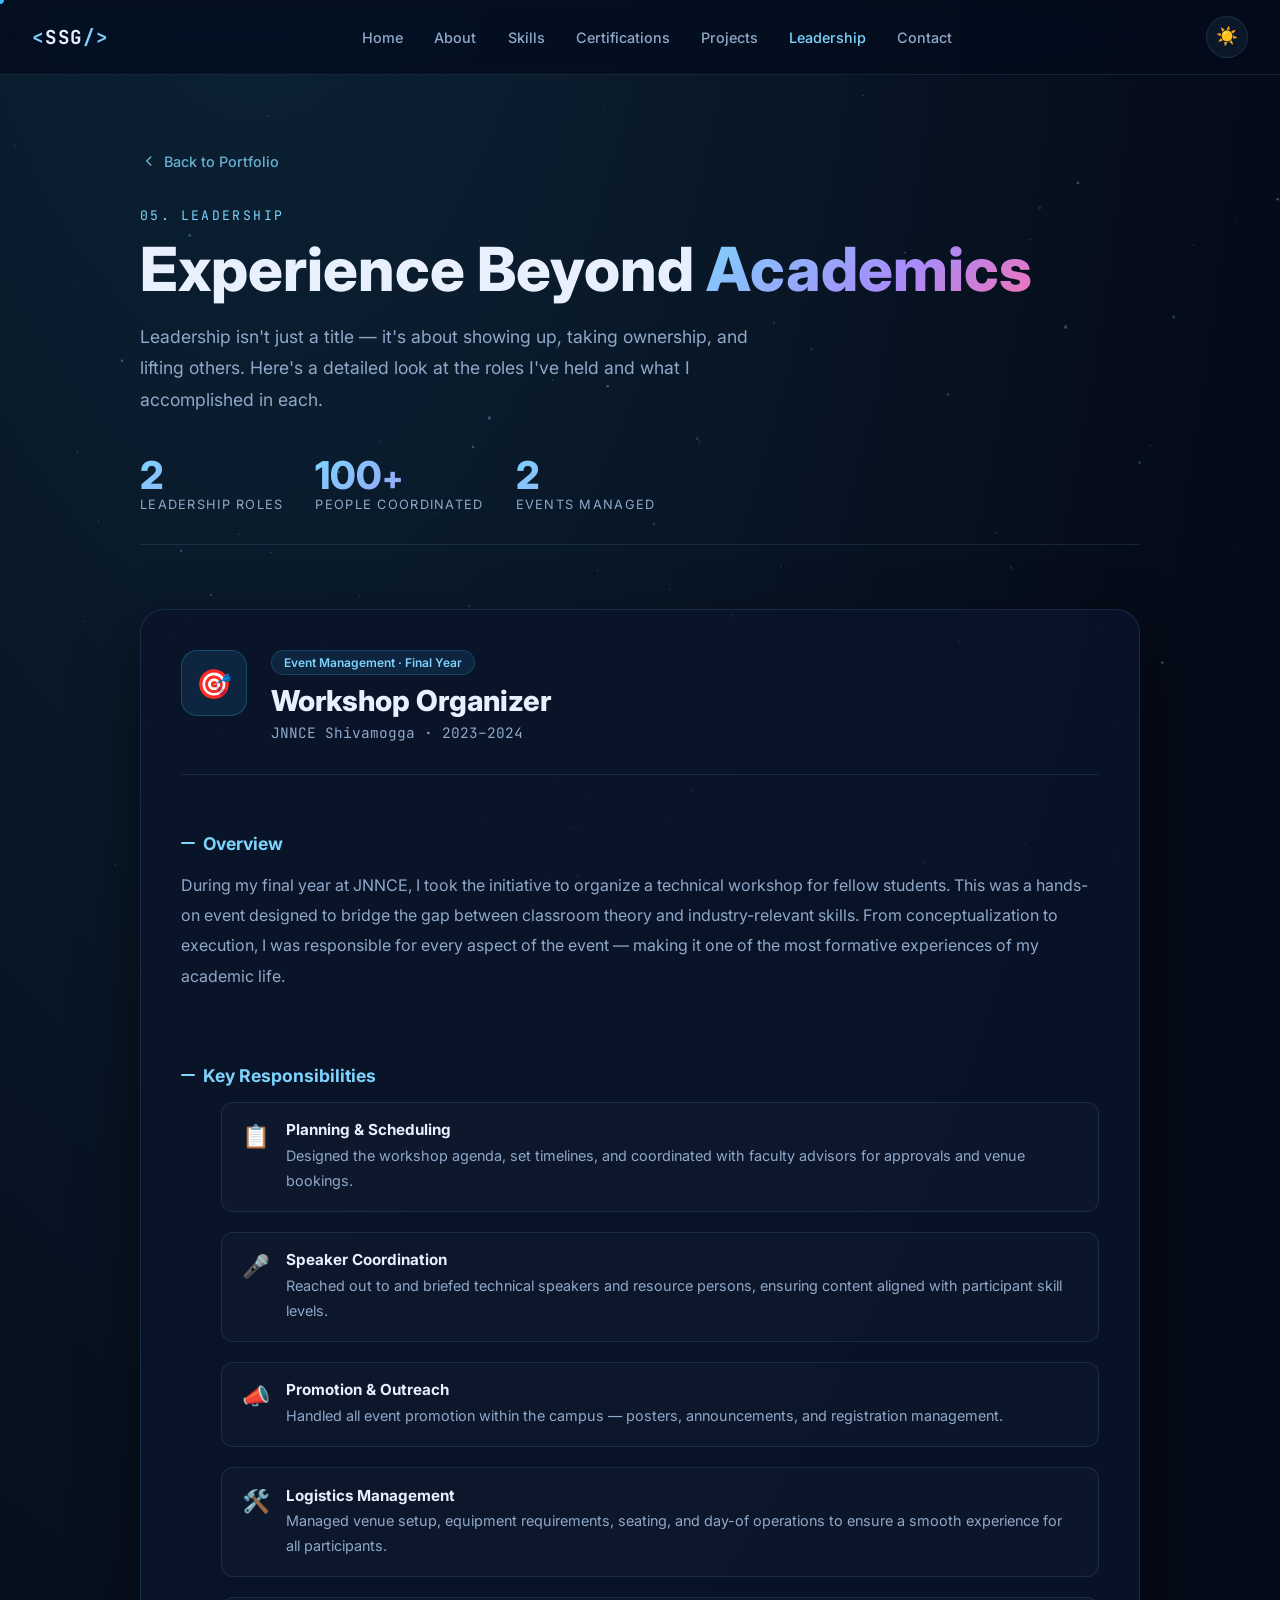
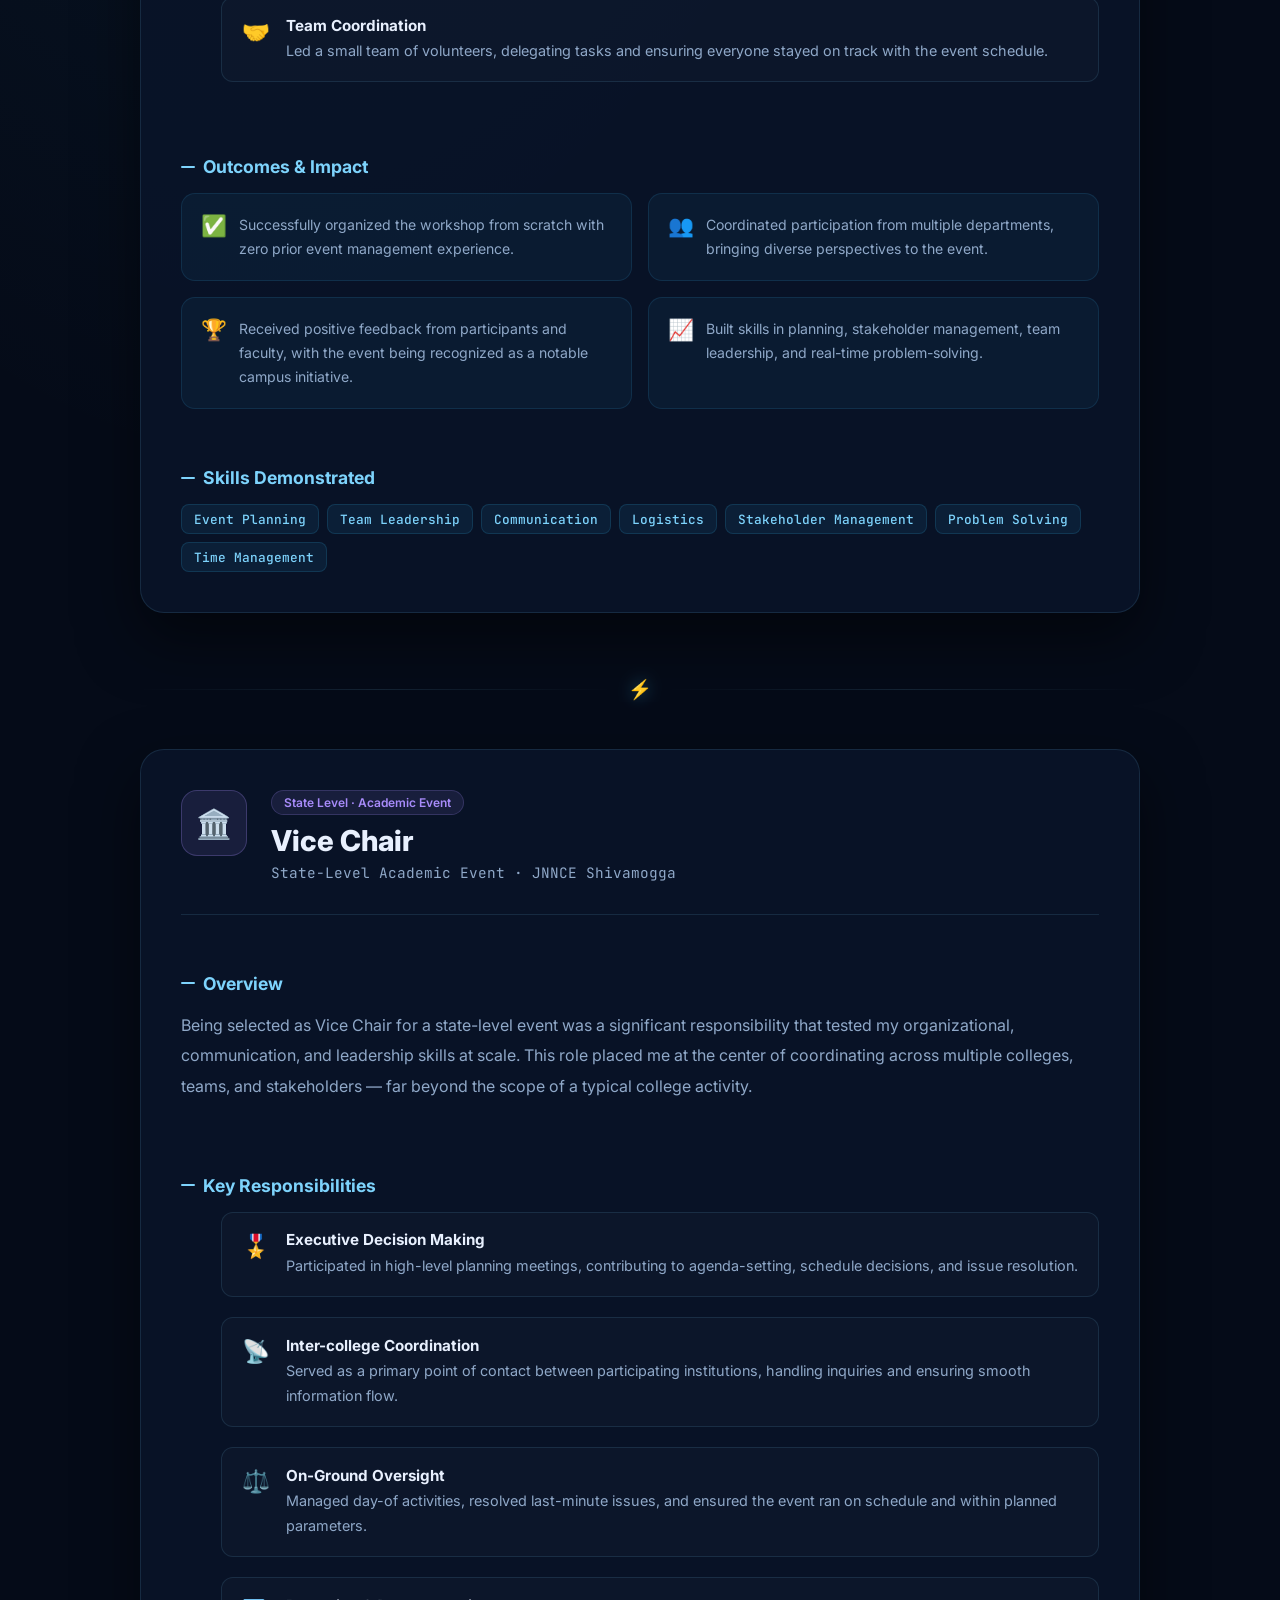
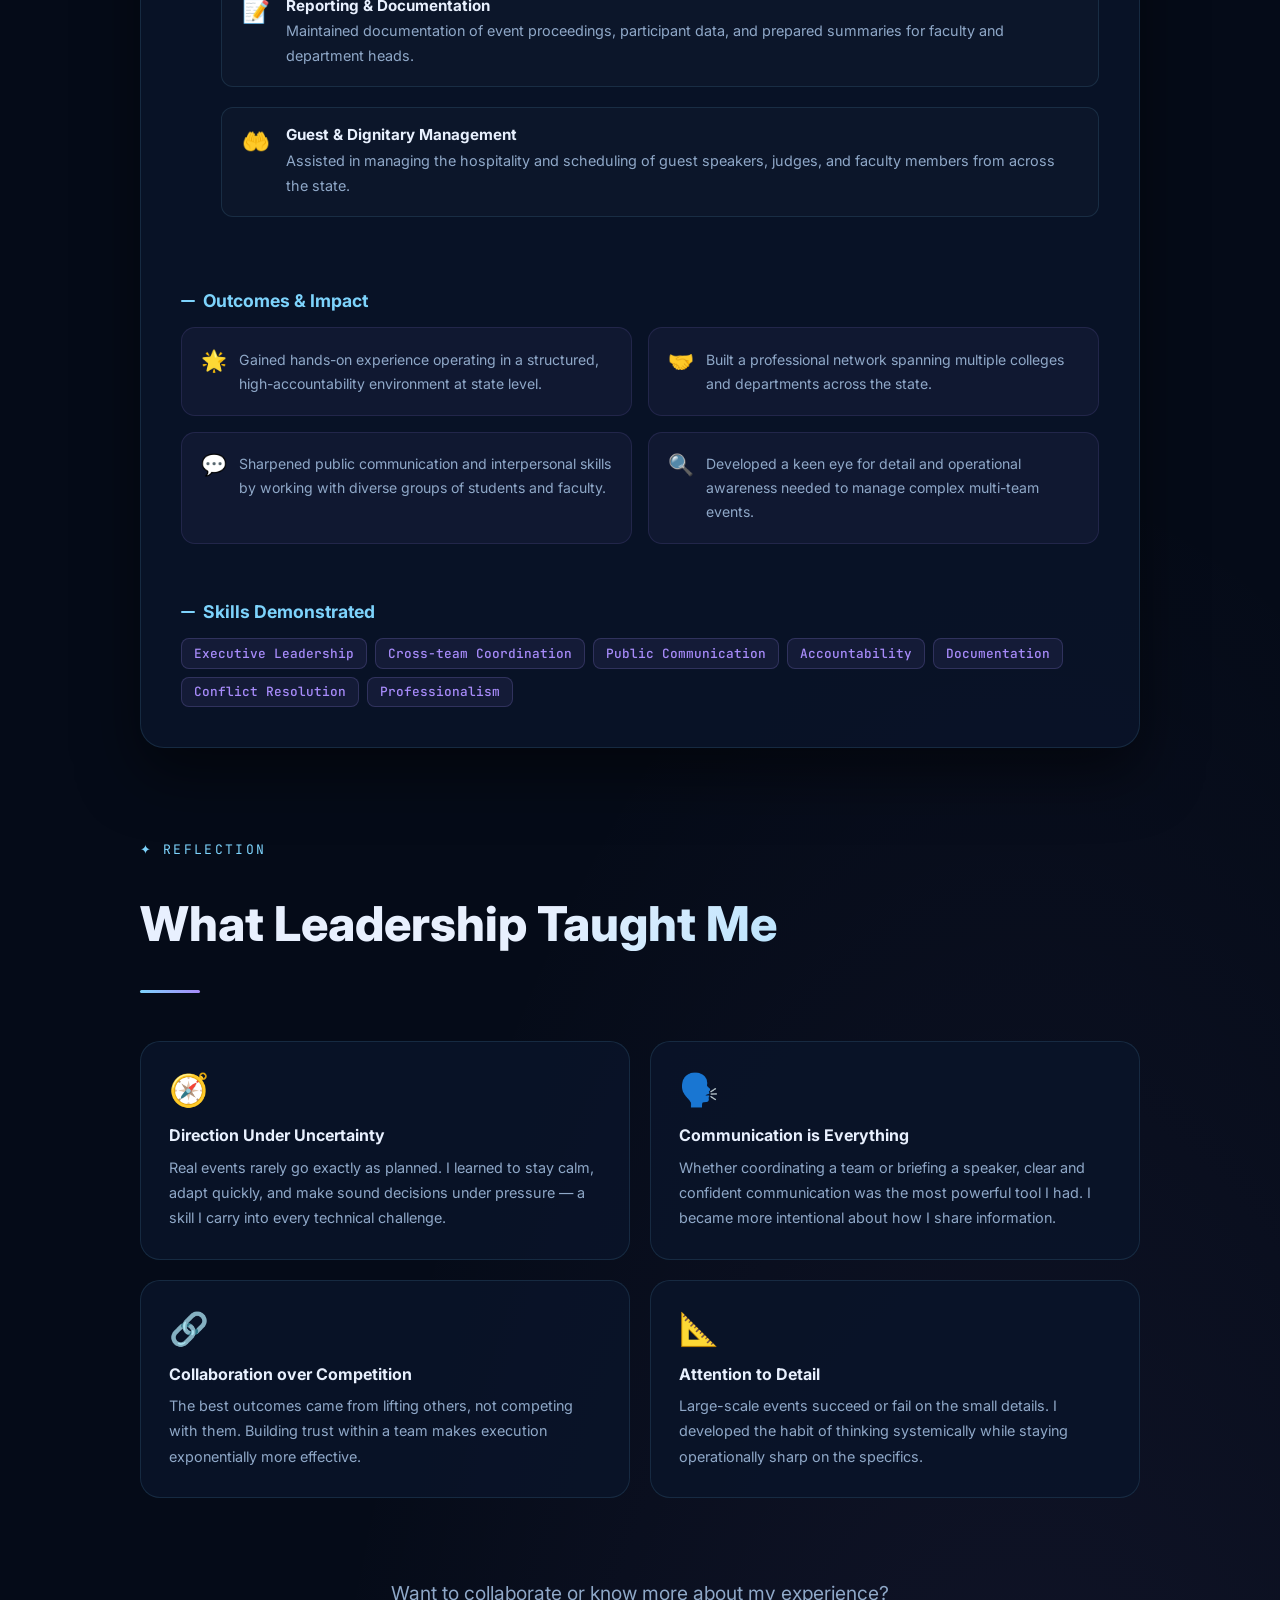
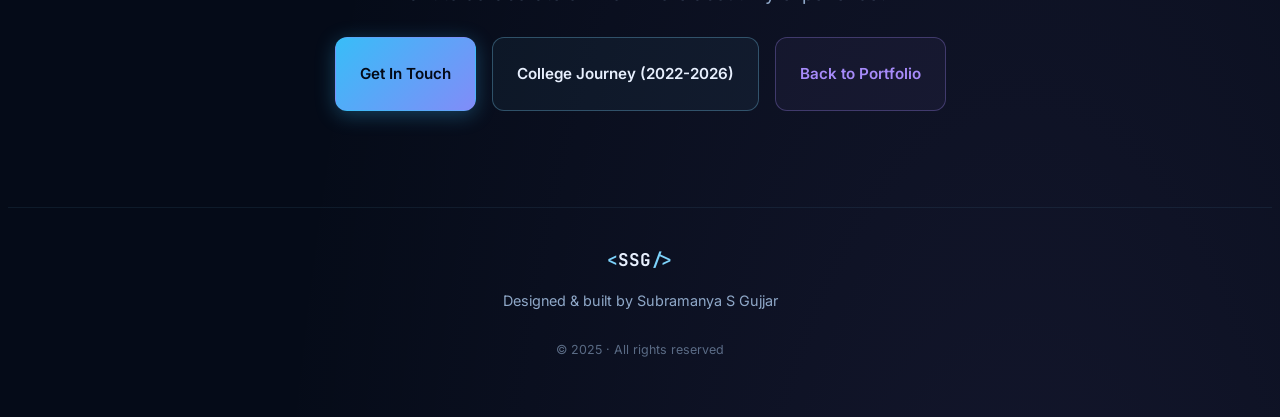
<file: leadership.html>
<!DOCTYPE html>
<html lang="en" data-theme="dark">
<head>
  <meta charset="UTF-8" />
  <meta name="viewport" content="width=device-width, initial-scale=1.0" />
  <title>Leadership | Subramanya S Gujjar</title>
  <meta name="description" content="Leadership experience of Subramanya S Gujjar — Workshop Organizer and Vice Chair of state-level events." />
  <link rel="stylesheet" href="styles.css" />
  <link rel="stylesheet" href="leadership.css" />
  <link rel="preconnect" href="https://fonts.googleapis.com" />
  <link rel="preconnect" href="https://fonts.gstatic.com" crossorigin />
  <link href="https://fonts.googleapis.com/css2?family=Inter:wght@300;400;500;600;700;800&family=JetBrains+Mono:wght@400;500&display=swap" rel="stylesheet" />
</head>
<body>

  <!-- Custom Cursor -->
  <div class="cursor-dot" id="cursorDot"></div>
  <div class="cursor-ring" id="cursorRing"></div>

  <!-- Particle Canvas -->
  <canvas id="particleCanvas"></canvas>

  <!-- Navbar -->
  <header class="topbar" id="topbar">
    <a href="index.html" class="brand">
      <span class="brand-bracket">&lt;</span>SSG<span class="brand-bracket">/&gt;</span>
    </a>
    <nav class="nav" aria-label="Primary">
      <a href="index.html#home"           class="nav-link">Home</a>
      <a href="index.html#about"          class="nav-link">About</a>
      <a href="index.html#skills"         class="nav-link">Skills</a>
      <a href="index.html#certifications" class="nav-link">Certifications</a>
      <a href="index.html#projects"       class="nav-link">Projects</a>
      <a href="leadership.html"           class="nav-link active">Leadership</a>
      <a href="index.html#contact"        class="nav-link">Contact</a>
    </nav>
    <div class="nav-right">
      <button class="theme-toggle" id="themeToggle" title="Toggle theme" aria-label="Toggle light/dark theme">
        <span class="theme-icon sun">☀️</span>
        <span class="theme-icon moon">🌙</span>
      </button>
      <button class="hamburger" id="hamburger" aria-label="Toggle menu">
        <span></span><span></span><span></span>
      </button>
    </div>
  </header>

  <!-- Mobile Nav -->
  <div class="mobile-nav" id="mobileNav">
    <a href="index.html#home"    class="mobile-link">Home</a>
    <a href="index.html#about"   class="mobile-link">About</a>
    <a href="index.html#skills"  class="mobile-link">Skills</a>
    <a href="index.html#certifications" class="mobile-link">Certifications</a>
    <a href="index.html#projects" class="mobile-link">Projects</a>
    <a href="leadership.html"    class="mobile-link">Leadership</a>
    <a href="index.html#contact" class="mobile-link">Contact</a>
  </div>

  <main class="ld-main">

    <!-- PAGE HERO -->
    <section class="ld-hero reveal">
      <a href="index.html" class="back-btn">
        <svg width="18" height="18" fill="none" stroke="currentColor" stroke-width="2" viewBox="0 0 24 24"><polyline points="15 18 9 12 15 6"/></svg>
        Back to Portfolio
      </a>
      <p class="eyebrow"><span class="eyebrow-num">05.</span> Leadership</p>
      <h1>Experience Beyond <span class="gradient-text">Academics</span></h1>
      <p class="ld-subtitle">
        Leadership isn't just a title — it's about showing up, taking ownership, and lifting others.
        Here's a detailed look at the roles I've held and what I accomplished in each.
      </p>
      <div class="ld-hero-stats">
        <div class="ld-stat"><span class="ld-stat-num">2</span><span class="ld-stat-label">Leadership Roles</span></div>
        <div class="ld-stat"><span class="ld-stat-num">100<small>+</small></span><span class="ld-stat-label">People Coordinated</span></div>
        <div class="ld-stat"><span class="ld-stat-num">2</span><span class="ld-stat-label">Events Managed</span></div>
      </div>
    </section>

    <!-- ROLE 1: WORKSHOP ORGANIZER -->
    <section class="ld-role reveal" id="workshop">
      <div class="ld-role-header">
        <div class="role-badge">
          <span class="role-icon">🎯</span>
        </div>
        <div>
          <span class="role-tag">Event Management · Final Year</span>
          <h2>Workshop Organizer</h2>
          <p class="role-org">JNNCE Shivamogga · 2023–2024</p>
        </div>
      </div>

      <div class="ld-role-body">
        <div class="ld-role-overview reveal">
          <h3>Overview</h3>
          <p>
            During my final year at JNNCE, I took the initiative to organize a technical workshop for fellow
            students. This was a hands-on event designed to bridge the gap between classroom theory and
            industry-relevant skills. From conceptualization to execution, I was responsible for every aspect
            of the event — making it one of the most formative experiences of my academic life.
          </p>
        </div>

        <div class="ld-responsibilities reveal reveal-delay-1">
          <h3>Key Responsibilities</h3>
          <ul class="responsibility-list">
            <li>
              <span class="resp-icon">📋</span>
              <div>
                <strong>Planning & Scheduling</strong>
                <p>Designed the workshop agenda, set timelines, and coordinated with faculty advisors for approvals and venue bookings.</p>
              </div>
            </li>
            <li>
              <span class="resp-icon">🎤</span>
              <div>
                <strong>Speaker Coordination</strong>
                <p>Reached out to and briefed technical speakers and resource persons, ensuring content aligned with participant skill levels.</p>
              </div>
            </li>
            <li>
              <span class="resp-icon">📣</span>
              <div>
                <strong>Promotion & Outreach</strong>
                <p>Handled all event promotion within the campus — posters, announcements, and registration management.</p>
              </div>
            </li>
            <li>
              <span class="resp-icon">🛠️</span>
              <div>
                <strong>Logistics Management</strong>
                <p>Managed venue setup, equipment requirements, seating, and day-of operations to ensure a smooth experience for all participants.</p>
              </div>
            </li>
            <li>
              <span class="resp-icon">🤝</span>
              <div>
                <strong>Team Coordination</strong>
                <p>Led a small team of volunteers, delegating tasks and ensuring everyone stayed on track with the event schedule.</p>
              </div>
            </li>
          </ul>
        </div>

        <div class="ld-outcomes reveal reveal-delay-2">
          <h3>Outcomes & Impact</h3>
          <div class="outcome-cards">
            <div class="outcome-card">
              <span class="outcome-icon">✅</span>
              <p>Successfully organized the workshop from scratch with zero prior event management experience.</p>
            </div>
            <div class="outcome-card">
              <span class="outcome-icon">👥</span>
              <p>Coordinated participation from multiple departments, bringing diverse perspectives to the event.</p>
            </div>
            <div class="outcome-card">
              <span class="outcome-icon">🏆</span>
              <p>Received positive feedback from participants and faculty, with the event being recognized as a notable campus initiative.</p>
            </div>
            <div class="outcome-card">
              <span class="outcome-icon">📈</span>
              <p>Built skills in planning, stakeholder management, team leadership, and real-time problem-solving.</p>
            </div>
          </div>
        </div>

        <div class="ld-skills-used reveal reveal-delay-3">
          <h3>Skills Demonstrated</h3>
          <div class="tags">
            <span class="tag">Event Planning</span>
            <span class="tag">Team Leadership</span>
            <span class="tag">Communication</span>
            <span class="tag">Logistics</span>
            <span class="tag">Stakeholder Management</span>
            <span class="tag">Problem Solving</span>
            <span class="tag">Time Management</span>
          </div>
        </div>
      </div>
    </section>

    <!-- DIVIDER -->
    <div class="ld-divider reveal">
      <div class="divider-line"></div>
      <span class="divider-icon">⚡</span>
      <div class="divider-line"></div>
    </div>

    <!-- ROLE 2: VICE CHAIR -->
    <section class="ld-role reveal" id="vicechair">
      <div class="ld-role-header">
        <div class="role-badge role-badge-purple">
          <span class="role-icon">🏛️</span>
        </div>
        <div>
          <span class="role-tag role-tag-purple">State Level · Academic Event</span>
          <h2>Vice Chair</h2>
          <p class="role-org">State-Level Academic Event · JNNCE Shivamogga</p>
        </div>
      </div>

      <div class="ld-role-body">
        <div class="ld-role-overview reveal">
          <h3>Overview</h3>
          <p>
            Being selected as Vice Chair for a state-level event was a significant responsibility that tested
            my organizational, communication, and leadership skills at scale. This role placed me at the center
            of coordinating across multiple colleges, teams, and stakeholders — far beyond the scope of a typical
            college activity.
          </p>
        </div>

        <div class="ld-responsibilities reveal reveal-delay-1">
          <h3>Key Responsibilities</h3>
          <ul class="responsibility-list">
            <li>
              <span class="resp-icon">🎖️</span>
              <div>
                <strong>Executive Decision Making</strong>
                <p>Participated in high-level planning meetings, contributing to agenda-setting, schedule decisions, and issue resolution.</p>
              </div>
            </li>
            <li>
              <span class="resp-icon">📡</span>
              <div>
                <strong>Inter-college Coordination</strong>
                <p>Served as a primary point of contact between participating institutions, handling inquiries and ensuring smooth information flow.</p>
              </div>
            </li>
            <li>
              <span class="resp-icon">⚖️</span>
              <div>
                <strong>On-Ground Oversight</strong>
                <p>Managed day-of activities, resolved last-minute issues, and ensured the event ran on schedule and within planned parameters.</p>
              </div>
            </li>
            <li>
              <span class="resp-icon">📝</span>
              <div>
                <strong>Reporting & Documentation</strong>
                <p>Maintained documentation of event proceedings, participant data, and prepared summaries for faculty and department heads.</p>
              </div>
            </li>
            <li>
              <span class="resp-icon">🤲</span>
              <div>
                <strong>Guest & Dignitary Management</strong>
                <p>Assisted in managing the hospitality and scheduling of guest speakers, judges, and faculty members from across the state.</p>
              </div>
            </li>
          </ul>
        </div>

        <div class="ld-outcomes reveal reveal-delay-2">
          <h3>Outcomes & Impact</h3>
          <div class="outcome-cards">
            <div class="outcome-card outcome-card-purple">
              <span class="outcome-icon">🌟</span>
              <p>Gained hands-on experience operating in a structured, high-accountability environment at state level.</p>
            </div>
            <div class="outcome-card outcome-card-purple">
              <span class="outcome-icon">🤝</span>
              <p>Built a professional network spanning multiple colleges and departments across the state.</p>
            </div>
            <div class="outcome-card outcome-card-purple">
              <span class="outcome-icon">💬</span>
              <p>Sharpened public communication and interpersonal skills by working with diverse groups of students and faculty.</p>
            </div>
            <div class="outcome-card outcome-card-purple">
              <span class="outcome-icon">🔍</span>
              <p>Developed a keen eye for detail and operational awareness needed to manage complex multi-team events.</p>
            </div>
          </div>
        </div>

        <div class="ld-skills-used reveal reveal-delay-3">
          <h3>Skills Demonstrated</h3>
          <div class="tags">
            <span class="tag tag-purple">Executive Leadership</span>
            <span class="tag tag-purple">Cross-team Coordination</span>
            <span class="tag tag-purple">Public Communication</span>
            <span class="tag tag-purple">Accountability</span>
            <span class="tag tag-purple">Documentation</span>
            <span class="tag tag-purple">Conflict Resolution</span>
            <span class="tag tag-purple">Professionalism</span>
          </div>
        </div>
      </div>
    </section>

    <!-- WHAT I LEARNED -->
    <section class="ld-lessons reveal">
      <div class="section-heading">
        <p class="eyebrow"><span class="eyebrow-num">✦</span> Reflection</p>
        <h2>What Leadership Taught Me</h2>
        <div class="section-line"></div>
      </div>
      <div class="lessons-grid">
        <div class="lesson-card reveal">
          <div class="lesson-icon">🧭</div>
          <h3>Direction Under Uncertainty</h3>
          <p>Real events rarely go exactly as planned. I learned to stay calm, adapt quickly, and make sound decisions under pressure — a skill I carry into every technical challenge.</p>
        </div>
        <div class="lesson-card reveal reveal-delay-1">
          <div class="lesson-icon">🗣️</div>
          <h3>Communication is Everything</h3>
          <p>Whether coordinating a team or briefing a speaker, clear and confident communication was the most powerful tool I had. I became more intentional about how I share information.</p>
        </div>
        <div class="lesson-card reveal reveal-delay-2">
          <div class="lesson-icon">🔗</div>
          <h3>Collaboration over Competition</h3>
          <p>The best outcomes came from lifting others, not competing with them. Building trust within a team makes execution exponentially more effective.</p>
        </div>
        <div class="lesson-card reveal reveal-delay-3">
          <div class="lesson-icon">📐</div>
          <h3>Attention to Detail</h3>
          <p>Large-scale events succeed or fail on the small details. I developed the habit of thinking systemically while staying operationally sharp on the specifics.</p>
        </div>
      </div>
    </section>

    <!-- CTA -->
    <section class="ld-cta reveal">
      <p>Want to collaborate or know more about my experience?</p>
      <div class="ld-cta-btns">
        <a href="index.html#contact" class="button primary">Get In Touch</a>
        <a href="journey.html" class="button secondary">College Journey (2022-2026)</a>
        <a href="index.html" class="button outline">Back to Portfolio</a>
      </div>
    </section>

  </main>

  <footer class="footer">
    <div class="footer-inner">
      <span><span class="brand-bracket">&lt;</span>SSG<span class="brand-bracket">/&gt;</span></span>
      <p>Designed & built by Subramanya S Gujjar</p>
      <p class="footer-copy">© 2025 · All rights reserved</p>
    </div>
  </footer>

  <script src="main.js"></script>
  <script>
    // On load apply saved theme
    const saved = localStorage.getItem('theme') || 'dark';
    document.documentElement.setAttribute('data-theme', saved);
  </script>
</body>
</html>
</file>
<file: styles.css>
/* DARK THEME (default) */
:root,
[data-theme="dark"] {
  --bg: #050b18;
  --bg-soft: #0a1628;
  --panel: rgba(10, 20, 42, 0.85);
  --panel-border: rgba(125, 211, 252, 0.12);
  --text: #e8f0fe;
  --muted: #8fa8c8;
  --accent: #7dd3fc;
  --accent-strong: #38bdf8;
  --accent-glow: rgba(56, 189, 248, 0.35);
  --green: #34d399;
  --purple: #a78bfa;
  --pink: #f472b6;
  --shadow: 0 25px 60px rgba(0, 0, 0, 0.5);
  --radius: 20px;
  --transition: 0.4s cubic-bezier(0.16, 1, 0.3, 1);
  --topbar-bg: rgba(5, 11, 24, 0.75);
  --mobile-nav-bg: rgba(5, 11, 24, 0.97);
  --input-bg: rgba(255, 255, 255, 0.04);
}

/* LIGHT THEME */
[data-theme="light"] {
  --bg: #f0f4ff;
  --bg-soft: #e4ecff;
  --panel: rgba(255, 255, 255, 0.90);
  --panel-border: rgba(56, 130, 200, 0.18);
  --text: #0d1b2e;
  --muted: #4a6080;
  --accent: #0284c7;
  --accent-strong: #0369a1;
  --accent-glow: rgba(3, 105, 161, 0.25);
  --green: #059669;
  --purple: #7c3aed;
  --pink: #db2777;
  --shadow: 0 25px 60px rgba(0, 50, 120, 0.12);
  --radius: 20px;
  --transition: 0.4s cubic-bezier(0.16, 1, 0.3, 1);
  --topbar-bg: rgba(240, 244, 255, 0.85);
  --mobile-nav-bg: rgba(240, 244, 255, 0.98);
  --input-bg: rgba(0, 0, 0, 0.04);
}

[data-theme="light"] body {
  background-image:
    radial-gradient(ellipse 80% 50% at 20% -10%, rgba(3,105,161,0.10), transparent),
    radial-gradient(ellipse 60% 40% at 80% 110%, rgba(124,58,237,0.07), transparent);
  background-color: var(--bg);
}

[data-theme="light"] #particleCanvas { opacity: 0.25; }



html { scroll-behavior: smooth; font-size: 16px; }

body {
  font-family: 'Inter', Arial, sans-serif;
  background-color: var(--bg);
  background-image:
    radial-gradient(ellipse 80% 50% at 20% -10%, rgba(56,189,248,0.15), transparent),
    radial-gradient(ellipse 60% 40% at 80% 110%, rgba(167,139,250,0.10), transparent);
  color: var(--text);
  overflow-x: hidden;
  cursor: none;
}

a { color: inherit; text-decoration: none; }
img { display: block; max-width: 100%; }
ul { list-style: none; }

/* ============================================================
   CUSTOM CURSOR
   ============================================================ */
.cursor-dot {
  width: 8px; height: 8px;
  background: var(--accent-strong);
  border-radius: 50%;
  position: fixed;
  top: 0; left: 0;
  pointer-events: none;
  z-index: 9999;
  transform: translate(-50%, -50%);
  transition: width 0.2s, height 0.2s, background 0.2s;
}

.cursor-ring {
  width: 36px; height: 36px;
  border: 2px solid rgba(56, 189, 248, 0.5);
  border-radius: 50%;
  position: fixed;
  top: 0; left: 0;
  pointer-events: none;
  z-index: 9998;
  transform: translate(-50%, -50%);
  transition: transform 0.12s ease, width 0.3s, height 0.3s, border-color 0.3s;
}

body.cursor-hover .cursor-dot {
  width: 12px; height: 12px;
  background: var(--green);
}
body.cursor-hover .cursor-ring {
  width: 54px; height: 54px;
  border-color: var(--green);
}

/* ============================================================
   PARTICLE CANVAS
   ============================================================ */
#particleCanvas {
  position: fixed;
  top: 0; left: 0;
  width: 100%; height: 100%;
  pointer-events: none;
  z-index: 0;
  opacity: 0.5;
}

/* ============================================================
   NAVBAR
   ============================================================ */
.topbar {
  position: fixed;
  top: 0; left: 0; right: 0;
  z-index: 100;
  display: flex;
  justify-content: space-between;
  align-items: center;
  padding: 1rem 2rem;
  backdrop-filter: blur(20px) saturate(180%);
  background: var(--topbar-bg);
  border-bottom: 1px solid var(--panel-border);
  transition: box-shadow 0.3s, background 0.3s;
}

.topbar.scrolled {
  box-shadow: 0 8px 40px rgba(0,0,0,0.4);
}

.brand {
  font-family: 'JetBrains Mono', monospace;
  font-size: 1.2rem;
  font-weight: 700;
  color: var(--text);
  letter-spacing: 0.04em;
}

.brand-bracket { color: var(--accent); }

.nav {
  display: flex;
  gap: 0.25rem;
}

.nav-link {
  padding: 0.45rem 0.85rem;
  border-radius: 8px;
  color: var(--muted);
  font-size: 0.9rem;
  font-weight: 500;
  transition: color 0.2s, background 0.2s;
  position: relative;
}

.nav-link::after {
  content: '';
  position: absolute;
  bottom: 0; left: 50%;
  width: 0; height: 2px;
  background: var(--accent);
  border-radius: 2px;
  transform: translateX(-50%);
  transition: width 0.3s ease;
}

.nav-link:hover { color: var(--accent); background: rgba(125,211,252,0.07); }
.nav-link:hover::after { width: 60%; }
.nav-link.active { color: var(--accent); }

.hamburger {
  display: none;
  flex-direction: column;
  gap: 5px;
  background: none;
  border: none;
  cursor: pointer;
  padding: 4px;
}
.hamburger span {
  display: block;
  width: 24px; height: 2px;
  background: var(--accent);
  border-radius: 2px;
  transition: transform 0.3s, opacity 0.3s;
}
.hamburger.open span:nth-child(1) { transform: translateY(7px) rotate(45deg); }
.hamburger.open span:nth-child(2) { opacity: 0; }
.hamburger.open span:nth-child(3) { transform: translateY(-7px) rotate(-45deg); }

/* Mobile Nav */
.mobile-nav {
  position: fixed;
  top: 0; left: 0; right: 0; bottom: 0;
  background: var(--mobile-nav-bg);
  backdrop-filter: blur(20px);
  display: flex;
  flex-direction: column;
  align-items: center;
  justify-content: center;
  gap: 2rem;
  z-index: 99;
  transform: translateX(100%);
  transition: transform 0.4s cubic-bezier(0.16,1,0.3,1);
}
.mobile-nav.open { transform: translateX(0); }
.mobile-link {
  font-size: 2rem;
  font-weight: 700;
  color: var(--muted);
  transition: color 0.2s, transform 0.2s;
}
.mobile-link:hover { color: var(--accent); transform: scale(1.08); }

/* ============================================================
   LAYOUT
   ============================================================ */
main {
  position: relative;
  z-index: 1;
  width: min(1160px, calc(100% - 2rem));
  margin: 0 auto;
  padding-top: 5rem;
}

.section { padding: 5rem 0; }

/* ============================================================
   SECTION HEADINGS
   ============================================================ */
.section-heading { margin-bottom: 3rem; }

.eyebrow {
  display: flex;
  align-items: center;
  gap: 0.6rem;
  color: var(--accent);
  font-family: 'JetBrains Mono', monospace;
  font-size: 0.82rem;
  letter-spacing: 0.18em;
  text-transform: uppercase;
  margin-bottom: 0.75rem;
}

.eyebrow-num { color: var(--accent); }

.eyebrow-dot {
  width: 8px; height: 8px;
  border-radius: 50%;
  background: var(--green);
  box-shadow: 0 0 8px var(--green);
  animation: pulse-dot 2s infinite;
}

@keyframes pulse-dot {
  0%, 100% { transform: scale(1); opacity: 1; }
  50% { transform: scale(1.4); opacity: 0.6; }
}

.section-heading h2 {
  font-size: clamp(2rem, 4vw, 3rem);
  font-weight: 800;
  line-height: 1.1;
  background: linear-gradient(135deg, var(--text) 40%, var(--accent) 100%);
  -webkit-background-clip: text;
  -webkit-text-fill-color: transparent;
  background-clip: text;
}

.section-line {
  width: 60px; height: 3px;
  background: linear-gradient(90deg, var(--accent), var(--purple));
  border-radius: 3px;
  margin-top: 1rem;
}

/* ============================================================
   SCROLL REVEAL
   ============================================================ */
.reveal {
  opacity: 0;
  transform: translateY(40px);
  transition: opacity 0.7s ease, transform 0.7s ease;
}
.reveal.visible { opacity: 1; transform: translateY(0); }
.reveal-delay-1 { transition-delay: 0.15s; }
.reveal-delay-2 { transition-delay: 0.3s; }
.reveal-delay-3 { transition-delay: 0.45s; }

/* ============================================================
   HERO
   ============================================================ */
.hero {
  min-height: calc(100vh - 5rem);
  display: grid;
  grid-template-columns: 1.2fr 0.9fr;
  gap: 3rem;
  align-items: center;
  padding: 4rem 0;
}

.hero-title {
  font-size: clamp(2.8rem, 5.5vw, 5rem);
  font-weight: 800;
  line-height: 1.1;
  margin-bottom: 1.5rem;
}

.gradient-text {
  background: linear-gradient(135deg, var(--accent) 0%, var(--purple) 60%, var(--pink) 100%);
  -webkit-background-clip: text;
  -webkit-text-fill-color: transparent;
  background-clip: text;
}

.typing-wrapper {
  display: block;
  font-size: 0.55em;
  color: var(--muted);
  font-weight: 400;
  min-height: 1.5em;
}

.cursor-blink {
  animation: blink 0.8s step-end infinite;
  color: var(--accent);
}

@keyframes blink { 50% { opacity: 0; } }

.lead {
  color: var(--muted);
  font-size: 1.1rem;
  line-height: 1.8;
  margin-bottom: 2rem;
  max-width: 540px;
}

.highlight {
  color: var(--accent);
  font-weight: 600;
}

.hero-actions {
  display: flex;
  flex-wrap: wrap;
  gap: 1rem;
  margin-bottom: 2.5rem;
}

.social-strip {
  display: flex;
  gap: 1rem;
}

.social-icon {
  display: flex;
  align-items: center;
  justify-content: center;
  width: 42px; height: 42px;
  border-radius: 10px;
  background: rgba(125,211,252,0.07);
  border: 1px solid var(--panel-border);
  color: var(--muted);
  transition: color 0.2s, background 0.2s, transform 0.2s, box-shadow 0.2s;
}
.social-icon:hover {
  color: var(--accent);
  background: rgba(125,211,252,0.15);
  transform: translateY(-3px);
  box-shadow: 0 8px 20px rgba(56,189,248,0.2);
}

/* Hero Visual */
.hero-visual {
  display: flex;
  align-items: center;
  justify-content: center;
  position: relative;
  height: 420px;
}

.profile-ring {
  position: relative;
  width: 220px; height: 220px;
  display: flex;
  align-items: center;
  justify-content: center;
}

.profile-avatar {
  width: 160px; height: 160px;
  border-radius: 50%;
  background: radial-gradient(circle, rgba(56,189,248,0.15), rgba(167,139,250,0.10));
  border: 2px solid rgba(125,211,252,0.25);
  display: flex; align-items: center; justify-content: center;
  box-shadow: 0 0 40px rgba(56,189,248,0.2), inset 0 0 30px rgba(56,189,248,0.07);
}

.ring {
  position: absolute;
  border-radius: 50%;
  border: 1px solid rgba(125,211,252,0.18);
  animation: spin-ring linear infinite;
}
.ring-1 {
  width: 200px; height: 200px;
  border-top-color: var(--accent);
  animation-duration: 8s;
}
.ring-2 {
  width: 240px; height: 240px;
  border-bottom-color: var(--purple);
  animation-duration: 14s;
  animation-direction: reverse;
}

@keyframes spin-ring { from { transform: rotate(0deg); } to { transform: rotate(360deg); } }

.orbit-dot {
  position: absolute;
  width: 10px; height: 10px;
  border-radius: 50%;
  animation: orbit linear infinite;
}
.orbit-1 {
  background: var(--accent);
  box-shadow: 0 0 8px var(--accent);
  animation-duration: 8s;
  offset-path: circle(100px);
}
.orbit-2 {
  background: var(--purple);
  box-shadow: 0 0 8px var(--purple);
  animation-duration: 14s;
  animation-direction: reverse;
  offset-path: circle(120px);
}

@keyframes orbit {
  from { offset-distance: 0%; }
  to { offset-distance: 100%; }
}

.info-card {
  position: absolute;
  display: flex;
  align-items: center;
  gap: 0.6rem;
  padding: 0.6rem 1rem;
  background: var(--panel);
  border: 1px solid var(--panel-border);
  border-radius: 12px;
  font-size: 0.85rem;
  font-weight: 500;
  backdrop-filter: blur(10px);
  box-shadow: 0 8px 24px rgba(0,0,0,0.3);
  white-space: nowrap;
}
.info-icon { font-size: 1.1rem; }
.card-1 { top: 8%;  left: -30%; }
.card-2 { bottom: 18%; left: -28%; }
.card-3 { top: 35%; right: -18%; }

@keyframes floating {
  0%, 100% { transform: translateY(0); }
  50% { transform: translateY(-12px); }
}
@keyframes floating-alt {
  0%, 100% { transform: translateY(0); }
  50% { transform: translateY(10px); }
}
.floating { animation: floating 4s ease-in-out infinite; }
.floating-alt { animation: floating-alt 5s ease-in-out infinite; }

/* ============================================================
   BUTTONS
   ============================================================ */
.button {
  display: inline-flex;
  align-items: center;
  justify-content: center;
  gap: 0.5rem;
  min-height: 48px;
  padding: 0.75rem 1.5rem;
  border-radius: 12px;
  border: 1px solid transparent;
  font-size: 0.95rem;
  font-weight: 600;
  transition: transform 0.25s ease, box-shadow 0.25s ease, background 0.25s ease;
  cursor: pointer;
}

.button:hover { transform: translateY(-3px); }

.button.primary {
  background: linear-gradient(135deg, var(--accent-strong), #818cf8);
  color: #030a17;
  box-shadow: 0 4px 20px rgba(56,189,248,0.3);
}
.button.primary:hover {
  box-shadow: 0 8px 30px rgba(56,189,248,0.5);
}

.button.secondary {
  border-color: rgba(125,211,252,0.3);
  color: var(--text);
  background: rgba(125,211,252,0.05);
}
.button.secondary:hover {
  background: rgba(125,211,252,0.12);
  border-color: rgba(125,211,252,0.6);
}

.button.outline {
  border-color: rgba(167,139,250,0.3);
  color: var(--purple);
  background: rgba(167,139,250,0.05);
}
.button.outline:hover {
  background: rgba(167,139,250,0.12);
  border-color: rgba(167,139,250,0.6);
}

.button.full-width { width: 100%; }

/* ============================================================
   ABOUT
   ============================================================ */
.about-grid {
  display: grid;
  grid-template-columns: 1fr 1fr;
  gap: 2rem;
  align-items: start;
}

.about-text p {
  color: var(--muted);
  line-height: 1.9;
  margin-bottom: 1.25rem;
  font-size: 1.05rem;
}
.about-text strong { color: var(--text); }

.about-stats {
  display: flex;
  gap: 1.5rem;
  margin-top: 2rem;
}

.stat-box {
  text-align: center;
  padding: 1.2rem 1.5rem;
  background: var(--panel);
  border: 1px solid var(--panel-border);
  border-radius: var(--radius);
  flex: 1;
  transition: transform 0.3s, box-shadow 0.3s;
}
.stat-box:hover {
  transform: translateY(-4px);
  box-shadow: 0 12px 30px rgba(56,189,248,0.15);
}

.stat-val {
  display: block;
  font-size: 2.2rem;
  font-weight: 800;
  background: linear-gradient(135deg, var(--accent), var(--purple));
  -webkit-background-clip: text;
  -webkit-text-fill-color: transparent;
  background-clip: text;
}
.stat-val::after { content: '+'; }

.stat-label {
  display: block;
  font-size: 0.78rem;
  color: var(--muted);
  margin-top: 0.25rem;
  text-transform: uppercase;
  letter-spacing: 0.1em;
}

/* Terminal */
.about-terminal {
  background: #0d1117;
  border: 1px solid rgba(125,211,252,0.15);
  border-radius: var(--radius);
  overflow: hidden;
  font-family: 'JetBrains Mono', monospace;
  font-size: 0.88rem;
  box-shadow: var(--shadow), 0 0 0 1px rgba(125,211,252,0.05);
}

.terminal-header {
  display: flex;
  align-items: center;
  gap: 0.5rem;
  padding: 0.85rem 1.2rem;
  background: #161b22;
  border-bottom: 1px solid rgba(255,255,255,0.05);
}

.t-btn {
  width: 12px; height: 12px;
  border-radius: 50%;
}
.t-red { background: #ff5f57; }
.t-yellow { background: #febc2e; }
.t-green { background: #28c840; }
.t-title {
  margin-left: auto;
  color: rgba(255,255,255,0.3);
  font-size: 0.78rem;
}

.terminal-body {
  padding: 1.4rem;
  line-height: 2;
}
.terminal-body p { margin: 0; }
.t-green  { color: #28c840; }
.t-blue   { color: #79c0ff; }
.t-white  { color: #e6edf3; }
.t-muted  { color: #6e7681; }
.t-accent { color: var(--accent); }

.blink-cursor {
  animation: blink 0.8s step-end infinite;
  color: var(--accent);
}

/* ============================================================
   SKILLS
   ============================================================ */
.skills-grid {
  display: grid;
  grid-template-columns: repeat(3, 1fr);
  gap: 1.5rem;
}

.skill-category {
  background: var(--panel);
  border: 1px solid var(--panel-border);
  border-radius: var(--radius);
  padding: 1.75rem;
  transition: transform 0.3s, box-shadow 0.3s;
}
.skill-category:hover {
  transform: translateY(-4px);
  box-shadow: 0 16px 40px rgba(56,189,248,0.12);
}

.skill-cat-title {
  font-size: 1rem;
  font-weight: 700;
  margin-bottom: 1.5rem;
  display: flex;
  align-items: center;
  gap: 0.6rem;
}
.skill-icon { font-size: 1.3rem; }

.skill-bars { display: flex; flex-direction: column; gap: 1.1rem; }

.skill-item { display: flex; flex-direction: column; gap: 0.4rem; }

.skill-meta {
  display: flex;
  justify-content: space-between;
  font-size: 0.85rem;
  color: var(--muted);
}

.skill-bar {
  height: 6px;
  background: rgba(255,255,255,0.07);
  border-radius: 6px;
  overflow: hidden;
}

.skill-fill {
  height: 100%;
  width: 0;
  background: linear-gradient(90deg, var(--accent-strong), var(--purple));
  border-radius: 6px;
  transition: width 1.2s cubic-bezier(0.16,1,0.3,1);
}

/* ============================================================
   CERTIFICATIONS
   ============================================================ */
.cert-grid {
  display: grid;
  grid-template-columns: repeat(4, 1fr);
  gap: 1.25rem;
}

.cert-card {
  background: var(--panel);
  border: 1px solid var(--panel-border);
  border-radius: var(--radius);
  padding: 2rem 1.5rem;
  text-align: center;
  position: relative;
  overflow: hidden;
  transition: transform 0.3s, box-shadow 0.3s, border-color 0.3s;
  transform-style: preserve-3d;
}

.cert-card::before {
  content: '';
  position: absolute;
  inset: 0;
  background: radial-gradient(circle at 50% 0%, rgba(56,189,248,0.1), transparent 60%);
  opacity: 0;
  transition: opacity 0.4s;
}

.cert-card:hover {
  border-color: rgba(125,211,252,0.35);
  box-shadow: 0 20px 50px rgba(56,189,248,0.15);
}
.cert-card:hover::before { opacity: 1; }

.cert-icon {
  font-size: 2.5rem;
  margin-bottom: 1rem;
  display: block;
  filter: drop-shadow(0 0 10px rgba(56,189,248,0.3));
}

.cert-card h3 {
  font-size: 1rem;
  font-weight: 700;
  margin-bottom: 0.5rem;
}

.cert-issuer {
  color: var(--muted);
  font-size: 0.85rem;
  margin-bottom: 0.25rem;
}

.cert-date {
  color: var(--accent);
  font-size: 0.8rem;
  font-family: 'JetBrains Mono', monospace;
  margin-bottom: 1rem;
}

.cert-badge {
  display: inline-block;
  padding: 0.3rem 0.8rem;
  border-radius: 999px;
  background: rgba(52,211,153,0.12);
  color: var(--green);
  font-size: 0.75rem;
  font-weight: 600;
  border: 1px solid rgba(52,211,153,0.25);
}

/* ============================================================
   PROJECTS
   ============================================================ */
.projects-grid {
  display: grid;
  grid-template-columns: repeat(2, 1fr);
  gap: 1.5rem;
}

.project-card {
  background: var(--panel);
  border: 1px solid var(--panel-border);
  border-radius: var(--radius);
  padding: 2rem;
  position: relative;
  overflow: hidden;
  transition: transform 0.3s, box-shadow 0.3s, border-color 0.3s;
  transform-style: preserve-3d;
}

.project-card::after {
  content: '';
  position: absolute;
  inset: -1px;
  border-radius: var(--radius);
  background: linear-gradient(135deg, rgba(56,189,248,0.15), rgba(167,139,250,0.1), transparent);
  opacity: 0;
  transition: opacity 0.4s;
  pointer-events: none;
}

.project-card:hover {
  border-color: rgba(125,211,252,0.3);
  box-shadow: 0 24px 60px rgba(56,189,248,0.15);
}
.project-card:hover::after { opacity: 1; }

.project-header {
  display: flex;
  justify-content: space-between;
  align-items: center;
  margin-bottom: 1.25rem;
}

.project-num {
  font-family: 'JetBrains Mono', monospace;
  font-size: 2rem;
  font-weight: 700;
  color: rgba(125,211,252,0.2);
  line-height: 1;
}

.project-links {
  display: flex;
  gap: 0.75rem;
}

.project-links a {
  color: var(--muted);
  transition: color 0.2s, transform 0.2s;
  display: flex;
}
.project-links a:hover { color: var(--accent); transform: translateY(-2px); }

.project-title {
  font-size: 1.2rem;
  font-weight: 700;
  margin-bottom: 0.75rem;
  color: var(--text);
  line-height: 1.4;
}

.project-desc {
  color: var(--muted);
  font-size: 0.95rem;
  line-height: 1.75;
  margin-bottom: 1.5rem;
}

.tags { display: flex; flex-wrap: wrap; gap: 0.5rem; }

.tag {
  padding: 0.35rem 0.75rem;
  border-radius: 8px;
  background: rgba(56,189,248,0.08);
  border: 1px solid rgba(56,189,248,0.15);
  color: var(--accent);
  font-size: 0.8rem;
  font-family: 'JetBrains Mono', monospace;
  font-weight: 500;
  transition: background 0.2s, border-color 0.2s;
}
.tag:hover {
  background: rgba(56,189,248,0.15);
  border-color: rgba(56,189,248,0.35);
}

/* ============================================================
   LEADERSHIP TIMELINE
   ============================================================ */
.timeline {
  position: relative;
  padding-left: 2rem;
}

.timeline::before {
  content: '';
  position: absolute;
  left: 0;
  top: 0; bottom: 0;
  width: 2px;
  background: linear-gradient(180deg, var(--accent), var(--purple), transparent);
  border-radius: 2px;
}

.timeline-item {
  position: relative;
  padding: 0 0 3rem 2.5rem;
}
.timeline-item:last-child { padding-bottom: 0; }

.timeline-dot {
  position: absolute;
  left: -2.5rem;
  top: 0.25rem;
  width: 14px; height: 14px;
  border-radius: 50%;
  background: var(--accent);
  border: 3px solid var(--bg);
  box-shadow: 0 0 12px var(--accent-glow);
}

.timeline-content {
  background: var(--panel);
  border: 1px solid var(--panel-border);
  border-radius: var(--radius);
  padding: 1.75rem;
  transition: transform 0.3s, box-shadow 0.3s;
}
.timeline-content:hover {
  transform: translateX(6px);
  box-shadow: 0 12px 35px rgba(56,189,248,0.12);
}

.timeline-badge {
  display: inline-block;
  padding: 0.3rem 0.8rem;
  border-radius: 999px;
  background: rgba(56,189,248,0.1);
  color: var(--accent);
  font-size: 0.75rem;
  font-weight: 600;
  margin-bottom: 0.75rem;
  border: 1px solid rgba(56,189,248,0.2);
}

.timeline-content h3 {
  font-size: 1.15rem;
  font-weight: 700;
  margin-bottom: 0.6rem;
}

.timeline-content p {
  color: var(--muted);
  line-height: 1.8;
  font-size: 0.95rem;
}

/* ============================================================
   CONTACT
   ============================================================ */
.contact-wrapper {
  display: grid;
  grid-template-columns: 1fr 1fr;
  gap: 2rem;
  align-items: start;
}

.contact-intro {
  color: var(--muted);
  font-size: 1.05rem;
  line-height: 1.8;
  margin-bottom: 1.5rem;
}

.contact-cards { display: flex; flex-direction: column; gap: 1rem; }

.contact-card {
  display: flex;
  align-items: center;
  gap: 1rem;
  padding: 1.1rem 1.25rem;
  background: var(--panel);
  border: 1px solid var(--panel-border);
  border-radius: 14px;
  transition: transform 0.25s, border-color 0.25s, box-shadow 0.25s;
}
.contact-card:hover {
  transform: translateX(6px);
  border-color: rgba(125,211,252,0.3);
  box-shadow: 0 8px 25px rgba(56,189,248,0.12);
}

.contact-card-icon { font-size: 1.5rem; }

.contact-card-label {
  font-size: 0.75rem;
  color: var(--muted);
  text-transform: uppercase;
  letter-spacing: 0.1em;
  margin-bottom: 0.1rem;
}
.contact-card-val {
  font-size: 0.9rem;
  font-weight: 500;
  color: var(--text);
}

/* Contact Form */
.contact-form {
  background: var(--panel);
  border: 1px solid var(--panel-border);
  border-radius: var(--radius);
  padding: 2rem;
}

.contact-form h3 {
  font-size: 1.15rem;
  font-weight: 700;
  margin-bottom: 1.5rem;
}

.form-group {
  display: flex;
  flex-direction: column;
  gap: 0.4rem;
  margin-bottom: 1.2rem;
}

.form-group label {
  font-size: 0.85rem;
  font-weight: 500;
  color: var(--muted);
}

.form-group input,
.form-group textarea {
  background: rgba(255,255,255,0.04);
  border: 1px solid rgba(125,211,252,0.15);
  border-radius: 10px;
  padding: 0.8rem 1rem;
  color: var(--text);
  font-family: 'Inter', sans-serif;
  font-size: 0.95rem;
  transition: border-color 0.25s, box-shadow 0.25s;
  outline: none;
  resize: vertical;
}

.form-group input:focus,
.form-group textarea:focus {
  border-color: rgba(125,211,252,0.5);
  box-shadow: 0 0 0 3px rgba(56,189,248,0.1);
}
.form-group input::placeholder,
.form-group textarea::placeholder { color: rgba(143,168,200,0.5); }

/* ============================================================
   FOOTER
   ============================================================ */
.footer {
  position: relative;
  z-index: 1;
  border-top: 1px solid rgba(125,211,252,0.08);
  padding: 2.5rem 1rem;
  text-align: center;
}

.footer-inner {
  display: flex;
  flex-direction: column;
  align-items: center;
  gap: 0.4rem;
}

.footer-inner .brand-bracket { color: var(--accent); }
.footer-inner span { font-family: 'JetBrains Mono', monospace; font-weight: 700; font-size: 1.1rem; }
.footer-inner p { color: var(--muted); font-size: 0.9rem; }
.footer-copy { font-size: 0.78rem !important; opacity: 0.6; }

.back-to-top {
  position: absolute;
  right: 2rem;
  top: 50%;
  transform: translateY(-50%);
  display: flex;
  align-items: center;
  justify-content: center;
  width: 44px; height: 44px;
  border-radius: 12px;
  background: rgba(125,211,252,0.08);
  border: 1px solid var(--panel-border);
  color: var(--muted);
  transition: color 0.2s, background 0.2s, transform 0.2s;
}
.back-to-top:hover {
  color: var(--accent);
  background: rgba(125,211,252,0.15);
  transform: translateY(calc(-50% - 3px));
}

/* ============================================================
   RESPONSIVE
   ============================================================ */
@media (max-width: 1024px) {
  .cert-grid { grid-template-columns: repeat(2, 1fr); }
  .skills-grid { grid-template-columns: repeat(2, 1fr); }
}

@media (max-width: 768px) {
  .nav { display: none; }
  .hamburger { display: flex; }

  .hero {
    grid-template-columns: 1fr;
    min-height: auto;
    padding: 2rem 0;
    text-align: center;
  }
  .hero-visual { height: 280px; order: -1; }
  .card-1 { left: 0; top: 0; font-size: 0.78rem; }
  .card-2 { left: 0; bottom: 5%; font-size: 0.78rem; }
  .card-3 { right: 0; font-size: 0.78rem; }

  .hero-actions { justify-content: center; }
  .social-strip { justify-content: center; }
  .lead { margin: 0 auto 2rem; }

  .about-grid,
  .contact-wrapper { grid-template-columns: 1fr; }

  .projects-grid { grid-template-columns: 1fr; }
  .cert-grid { grid-template-columns: repeat(2, 1fr); }
  .skills-grid { grid-template-columns: 1fr; }
  .about-stats { flex-wrap: wrap; }
}

@media (max-width: 480px) {
  .cert-grid { grid-template-columns: 1fr; }
  .topbar { padding: 1rem 1.25rem; }
  main { padding-top: 4rem; }
}

/* ============================================================
   GLOWING GRID BACKGROUND
   ============================================================ */
.section-heading::before {
  content: none;
}


/* ============================================================
   NAV-RIGHT (theme toggle + hamburger wrapper)
   ============================================================ */
.nav-right {
  display: flex;
  align-items: center;
  gap: 0.6rem;
}

/* ============================================================
   THEME TOGGLE BUTTON
   ============================================================ */
.theme-toggle {
  display: flex;
  align-items: center;
  justify-content: center;
  width: 42px; height: 42px;
  border-radius: 50%;
  background: rgba(125, 211, 252, 0.07);
  border: 1px solid var(--panel-border);
  cursor: pointer;
  font-size: 1.1rem;
  transition: background 0.25s, border-color 0.25s, transform 0.25s;
}

.theme-toggle:hover {
  background: rgba(125, 211, 252, 0.15);
  border-color: var(--accent);
  transform: rotate(20deg) scale(1.08);
}

/* Show/hide sun/moon based on active theme */
.theme-icon { line-height: 1; }
[data-theme="dark"]  .theme-icon.sun  { display: inline; }
[data-theme="dark"]  .theme-icon.moon { display: none; }
[data-theme="light"] .theme-icon.sun  { display: none; }
[data-theme="light"] .theme-icon.moon { display: inline; }

/* ============================================================
   CERT VIEW BUTTON (inside cert cards)
   ============================================================ */
.cert-view-btn {
  display: inline-block;
  margin-top: 0.75rem;
  font-size: 0.8rem;
  font-weight: 600;
  color: var(--accent);
  font-family: 'JetBrains Mono', monospace;
  border-bottom: 1px solid rgba(125, 211, 252, 0.3);
  transition: border-color 0.2s, color 0.2s;
}
.cert-view-btn:hover {
  border-color: var(--accent);
  color: var(--accent-strong);
}

.cert-badge-pending {
  background: rgba(167, 139, 250, 0.12);
  color: var(--purple);
  border: 1px solid rgba(167, 139, 250, 0.25);
}

/* ============================================================
   LEADERSHIP CTA (index page — below timeline)
   ============================================================ */
.leadership-cta {
  display: flex;
  gap: 1rem;
  flex-wrap: wrap;
  margin-top: 2.5rem;
}

/* ============================================================
   FORM INPUTS — use CSS variable for light/dark
   ============================================================ */
.form-group input,
.form-group textarea {
  background: var(--input-bg) !important;
}

/* ============================================================
   LIGHT THEME — overrides
   ============================================================ */
[data-theme="light"] .about-terminal {
  background: #1e2433;
  border-color: rgba(56, 130, 200, 0.2);
}

[data-theme="light"] .cursor-dot  { background: var(--accent-strong); }
[data-theme="light"] .cursor-ring { border-color: rgba(3, 105, 161, 0.5); }

[data-theme="light"] .profile-avatar {
  background: radial-gradient(circle, rgba(3,105,161,0.12), rgba(124,58,237,0.08));
  border-color: rgba(3,105,161,0.3);
  box-shadow: 0 0 40px rgba(3,105,161,0.15), inset 0 0 30px rgba(3,105,161,0.06);
}

[data-theme="light"] .skill-fill {
  background: linear-gradient(90deg, var(--accent-strong), var(--purple));
}

[data-theme="light"] .tag {
  background: rgba(3, 105, 161, 0.08);
  border-color: rgba(3, 105, 161, 0.18);
  color: var(--accent-strong);
}

[data-theme="light"] .timeline-dot {
  box-shadow: 0 0 12px rgba(3, 105, 161, 0.4);
}

[data-theme="light"] .back-btn { color: var(--accent-strong); }

[data-theme="light"] .section-heading h2 {
  background: linear-gradient(135deg, var(--text) 40%, var(--accent-strong) 100%);
  -webkit-background-clip: text;
  -webkit-text-fill-color: transparent;
  background-clip: text;
}
</file>
<file: journey.css>
/* ============================================================
   COLLEGE JOURNEY PAGE — journey.css
   ============================================================ */

.jn-main {
  position: relative;
  z-index: 1;
  width: min(1080px, calc(100% - 2rem));
  margin: 0 auto;
  padding-top: 6rem;
  padding-bottom: 4rem;
}

/* ── Hero ── */
.jn-hero {
  padding: 3rem 0 2rem;
  border-bottom: 1px solid var(--panel-border);
  margin-bottom: 3rem;
}

.jn-hero h1 {
  font-size: clamp(2.4rem, 5vw, 3.8rem);
  font-weight: 800;
  line-height: 1.1;
  margin-bottom: 1rem;
  margin-top: 0.5rem;
}

.jn-subtitle {
  color: var(--muted);
  font-size: 1.1rem;
  line-height: 1.8;
  max-width: 680px;
  margin: 0;
}

/* ── Year Filter Tabs ── */
.year-tabs {
  display: flex;
  gap: 0.6rem;
  flex-wrap: wrap;
  margin-bottom: 3.5rem;
}

.year-tab {
  padding: 0.55rem 1.3rem;
  border-radius: 999px;
  border: 1px solid var(--panel-border);
  background: var(--panel);
  color: var(--muted);
  font-size: 0.9rem;
  font-weight: 600;
  font-family: 'Inter', sans-serif;
  cursor: pointer;
  transition: all 0.25s ease;
}

.year-tab:hover {
  border-color: rgba(125, 211, 252, 0.4);
  color: var(--accent);
  background: rgba(125, 211, 252, 0.08);
  transform: translateY(-2px);
}

.year-tab.active {
  background: linear-gradient(135deg, var(--accent-strong), #818cf8);
  border-color: transparent;
  color: #030a17;
  box-shadow: 0 4px 18px rgba(56, 189, 248, 0.35);
}

/* ── Journey Timeline ── */
.journey-timeline {
  display: flex;
  flex-direction: column;
  gap: 4.5rem;
  margin-bottom: 4rem;
  position: relative;
}

/* ── Year Block ── */
.year-block {
  transition: opacity 0.3s ease, transform 0.3s ease;
}

.year-marker {
  display: flex;
  align-items: center;
  gap: 1.25rem;
  margin-bottom: 2rem;
}

.year-badge {
  flex-shrink: 0;
  padding: 0.55rem 1.4rem;
  border-radius: 999px;
  background: rgba(56, 189, 248, 0.12);
  border: 1px solid rgba(56, 189, 248, 0.28);
  color: var(--accent);
  font-size: 0.95rem;
  font-weight: 800;
  font-family: 'JetBrains Mono', monospace;
  letter-spacing: 0.05em;
  box-shadow: 0 0 15px rgba(56, 189, 248, 0.15);
}
.year-badge-green {
  background: rgba(52, 211, 153, 0.12);
  border-color: rgba(52, 211, 153, 0.3);
  color: var(--green);
  box-shadow: 0 0 15px rgba(52, 211, 153, 0.15);
}
.year-badge-purple {
  background: rgba(167, 139, 250, 0.12);
  border-color: rgba(167, 139, 250, 0.3);
  color: var(--purple);
  box-shadow: 0 0 15px rgba(167, 139, 250, 0.15);
}
.year-badge-pink {
  background: rgba(244, 114, 182, 0.12);
  border-color: rgba(244, 114, 182, 0.3);
  color: var(--pink);
  box-shadow: 0 0 15px rgba(244, 114, 182, 0.15);
}
.year-badge-gold {
  background: rgba(251, 191, 36, 0.12);
  border-color: rgba(251, 191, 36, 0.3);
  color: #fbbf24;
  box-shadow: 0 0 15px rgba(251, 191, 36, 0.15);
}

.year-title {
  font-size: 1.6rem;
  font-weight: 800;
  margin: 0;
  color: var(--text);
}

.year-period {
  color: var(--muted);
  font-size: 0.88rem;
  font-family: 'JetBrains Mono', monospace;
  margin: 0.25rem 0 0;
}

/* ── Year Events ── */
.year-events {
  display: flex;
  flex-direction: column;
  gap: 2rem;
  padding-left: 2rem;
  border-left: 2px solid var(--panel-border);
  position: relative;
}

/* ── Single Event ── */
.jn-event {
  display: flex;
  gap: 1.5rem;
  align-items: flex-start;
  position: relative;
}

.jn-event-dot {
  flex-shrink: 0;
  width: 16px; height: 16px;
  border-radius: 50%;
  margin-top: 1.4rem;
  position: relative;
  left: -2.85rem;
  border: 3px solid var(--bg);
  box-shadow: 0 0 12px rgba(56, 189, 248, 0.5);
  transition: transform 0.2s;
}
.jn-event:hover .jn-event-dot {
  transform: scale(1.3);
}

.jn-dot-blue   { background: var(--accent-strong); box-shadow: 0 0 12px rgba(56, 189, 248, 0.6); }
.jn-dot-green  { background: var(--green);  box-shadow: 0 0 12px rgba(52, 211, 153, 0.6); }
.jn-dot-purple { background: var(--purple); box-shadow: 0 0 12px rgba(167, 139, 250, 0.6); }
.jn-dot-accent { background: var(--accent); box-shadow: 0 0 12px rgba(125, 211, 252, 0.6); }
.jn-dot-pink   { background: var(--pink);   box-shadow: 0 0 12px rgba(244, 114, 182, 0.6); }
.jn-dot-gold   { background: #fbbf24;       box-shadow: 0 0 12px rgba(251, 191, 36, 0.6); }

.jn-event-card {
  flex: 1;
  padding: 2rem;
  background: var(--panel);
  border: 1px solid var(--panel-border);
  border-radius: 20px;
  transition: transform 0.3s, box-shadow 0.3s, border-color 0.3s;
  margin-left: -1rem;
}
.jn-event-card:hover {
  transform: translateX(6px);
  border-color: rgba(125, 211, 252, 0.3);
  box-shadow: 0 16px 40px rgba(56, 189, 248, 0.12);
}

.jn-event-type {
  display: inline-block;
  font-size: 0.78rem;
  font-weight: 700;
  color: var(--accent);
  font-family: 'JetBrains Mono', monospace;
  margin-bottom: 0.6rem;
  letter-spacing: 0.05em;
  text-transform: uppercase;
}

.jn-event-card h3 {
  font-size: 1.25rem;
  font-weight: 800;
  margin-bottom: 1rem;
  color: var(--text);
  line-height: 1.4;
}

/* ── Rich Paragraphs Area ── */
.jn-paragraphs {
  display: flex;
  flex-direction: column;
  gap: 1rem;
  margin-bottom: 1.5rem;
}

.jn-paragraphs p {
  color: var(--muted);
  font-size: 0.96rem;
  line-height: 1.85;
  margin: 0;
}
.jn-paragraphs strong {
  color: var(--text);
  font-weight: 600;
}

.jn-callout {
  padding: 1rem 1.25rem;
  background: rgba(56, 189, 248, 0.06);
  border-left: 3px solid var(--accent);
  border-radius: 0 12px 12px 0;
  color: var(--text);
  font-size: 0.92rem;
  line-height: 1.7;
}

/* ── Images Section ── */
.jn-media-section {
  margin: 1.5rem 0;
}

.jn-media-title {
  font-size: 0.82rem;
  font-weight: 700;
  color: var(--accent);
  text-transform: uppercase;
  letter-spacing: 0.1em;
  margin-bottom: 0.8rem;
  display: flex;
  align-items: center;
  gap: 0.4rem;
}

.jn-gallery {
  display: grid;
  grid-template-columns: repeat(auto-fit, minmax(280px, 1fr));
  gap: 1.25rem;
}

.jn-image-card {
  background: rgba(0, 0, 0, 0.2);
  border: 1px solid var(--panel-border);
  border-radius: 14px;
  overflow: hidden;
  transition: transform 0.3s, border-color 0.3s, box-shadow 0.3s;
  display: flex;
  flex-direction: column;
}
.jn-image-card:hover {
  transform: translateY(-4px);
  border-color: rgba(125, 211, 252, 0.35);
  box-shadow: 0 12px 30px rgba(0, 0, 0, 0.35);
}

.jn-image-wrapper {
  position: relative;
  width: 100%;
  aspect-ratio: 16 / 9;
  background: rgba(255, 255, 255, 0.02);
  overflow: hidden;
  display: flex;
  align-items: center;
  justify-content: center;
}

.jn-image-wrapper img {
  width: 100%;
  height: 100%;
  object-fit: cover;
  transition: transform 0.4s ease;
}
.jn-image-card:hover .jn-image-wrapper img {
  transform: scale(1.05);
}

/* Styled Placeholder Box when image not yet added */
.jn-img-placeholder {
  display: flex;
  flex-direction: column;
  align-items: center;
  justify-content: center;
  text-align: center;
  padding: 1.5rem;
  width: 100%;
  height: 100%;
  border: 2px dashed rgba(125, 211, 252, 0.25);
  border-radius: 12px;
  background: rgba(56, 189, 248, 0.03);
  transition: border-color 0.25s, background 0.25s;
}
.jn-img-placeholder:hover {
  border-color: var(--accent);
  background: rgba(56, 189, 248, 0.08);
}
.jn-placeholder-icon {
  font-size: 2.2rem;
  margin-bottom: 0.5rem;
  filter: drop-shadow(0 0 8px rgba(56, 189, 248, 0.3));
}
.jn-placeholder-text {
  font-size: 0.85rem;
  font-weight: 600;
  color: var(--text);
  margin-bottom: 0.2rem;
}
.jn-placeholder-sub {
  font-size: 0.72rem;
  color: var(--muted);
  font-family: 'JetBrains Mono', monospace;
}

.jn-image-caption {
  padding: 0.85rem 1rem;
  font-size: 0.82rem;
  color: var(--muted);
  line-height: 1.5;
  border-top: 1px solid var(--panel-border);
  background: rgba(0, 0, 0, 0.15);
}
.jn-image-caption strong {
  color: var(--text);
}

/* Cert pills inside event */
.cert-pills {
  display: flex;
  flex-wrap: wrap;
  gap: 0.6rem;
  margin-top: 1rem;
}

.cert-pill {
  display: inline-flex;
  align-items: center;
  gap: 0.4rem;
  padding: 0.45rem 1rem;
  border-radius: 10px;
  background: rgba(52, 211, 153, 0.08);
  border: 1px solid rgba(52, 211, 153, 0.25);
  color: var(--green);
  font-size: 0.82rem;
  font-weight: 600;
  transition: background 0.2s, transform 0.2s, box-shadow 0.2s;
}
.cert-pill:hover {
  background: rgba(52, 211, 153, 0.18);
  transform: translateY(-2px);
  box-shadow: 0 4px 15px rgba(52, 211, 153, 0.2);
}

/* Inline link */
.inline-link {
  color: var(--accent);
  font-weight: 600;
  font-size: 0.9rem;
  border-bottom: 1px solid rgba(125, 211, 252, 0.3);
  transition: border-color 0.2s;
}
.inline-link:hover { border-color: var(--accent); }

/* ── Achievements ── */
.jn-achievements { padding: 3rem 0; }

.achievement-grid {
  display: grid;
  grid-template-columns: repeat(2, 1fr);
  gap: 1.25rem;
  margin-top: 2rem;
}

.achievement-card {
  padding: 1.85rem;
  background: var(--panel);
  border: 1px solid var(--panel-border);
  border-radius: 20px;
  transition: transform 0.3s, box-shadow 0.3s, border-color 0.3s;
}
.achievement-card:hover {
  transform: translateY(-5px);
  border-color: rgba(125, 211, 252, 0.25);
  box-shadow: 0 16px 40px rgba(56, 189, 248, 0.12);
}

.ach-icon {
  font-size: 2rem;
  margin-bottom: 0.75rem;
}

.achievement-card h3 {
  font-size: 1.05rem;
  font-weight: 700;
  margin-bottom: 0.5rem;
}

.achievement-card p {
  color: var(--muted);
  font-size: 0.9rem;
  line-height: 1.75;
  margin: 0;
}

/* ── Responsive ── */
@media (max-width: 768px) {
  .jn-main { padding-top: 5rem; }
  .year-events { padding-left: 1.5rem; }
  .jn-event-dot { left: -2.35rem; }
  .jn-event-card { margin-left: -0.5rem; padding: 1.5rem; }
  .achievement-grid { grid-template-columns: 1fr; }
  .cert-pills { flex-direction: column; }
  .jn-gallery { grid-template-columns: 1fr; }
}
</file>
<file: leadership.css>
/* ============================================================
   LEADERSHIP PAGE — leadership.css
   ============================================================ */

.ld-main {
  position: relative;
  z-index: 1;
  width: min(1000px, calc(100% - 2rem));
  margin: 0 auto;
  padding-top: 6rem;
  padding-bottom: 4rem;
}

/* ── Hero ── */
.ld-hero {
  padding: 3rem 0 2rem;
  border-bottom: 1px solid var(--panel-border);
  margin-bottom: 4rem;
}

.ld-hero h1 {
  font-size: clamp(2.4rem, 5vw, 3.8rem);
  font-weight: 800;
  line-height: 1.1;
  margin-bottom: 1rem;
  margin-top: 0.5rem;
}

.ld-subtitle {
  color: var(--muted);
  font-size: 1.1rem;
  line-height: 1.8;
  max-width: 640px;
  margin-bottom: 2.5rem;
}

.ld-hero-stats {
  display: flex;
  gap: 2rem;
  flex-wrap: wrap;
}

.ld-stat {
  display: flex;
  flex-direction: column;
  gap: 0.2rem;
}

.ld-stat-num {
  font-size: 2.4rem;
  font-weight: 800;
  background: linear-gradient(135deg, var(--accent), var(--purple));
  -webkit-background-clip: text;
  -webkit-text-fill-color: transparent;
  background-clip: text;
  line-height: 1;
}

.ld-stat-label {
  font-size: 0.8rem;
  color: var(--muted);
  text-transform: uppercase;
  letter-spacing: 0.1em;
}

/* ── Back Button ── */
.back-btn {
  display: inline-flex;
  align-items: center;
  gap: 0.4rem;
  color: var(--accent);
  font-size: 0.9rem;
  font-weight: 500;
  margin-bottom: 1.5rem;
  transition: gap 0.2s, opacity 0.2s;
  opacity: 0.8;
}
.back-btn:hover { gap: 0.7rem; opacity: 1; }

/* ── Role Section ── */
.ld-role {
  margin-bottom: 4rem;
  padding: 2.5rem;
  background: var(--panel);
  border: 1px solid var(--panel-border);
  border-radius: 24px;
  box-shadow: var(--shadow);
}

.ld-role-header {
  display: flex;
  align-items: flex-start;
  gap: 1.5rem;
  margin-bottom: 2.5rem;
  padding-bottom: 2rem;
  border-bottom: 1px solid var(--panel-border);
}

.role-badge {
  flex-shrink: 0;
  width: 64px; height: 64px;
  border-radius: 16px;
  background: rgba(56,189,248,0.1);
  border: 1px solid rgba(56,189,248,0.25);
  display: flex; align-items: center; justify-content: center;
  font-size: 1.8rem;
}
.role-badge-purple {
  background: rgba(167,139,250,0.1);
  border-color: rgba(167,139,250,0.25);
}

.role-tag {
  display: inline-block;
  padding: 0.25rem 0.75rem;
  border-radius: 999px;
  background: rgba(56,189,248,0.1);
  color: var(--accent);
  font-size: 0.75rem;
  font-weight: 600;
  border: 1px solid rgba(56,189,248,0.2);
  margin-bottom: 0.5rem;
}
.role-tag-purple {
  background: rgba(167,139,250,0.1);
  color: var(--purple);
  border-color: rgba(167,139,250,0.2);
}

.ld-role-header h2 {
  font-size: 1.8rem;
  font-weight: 800;
  margin-bottom: 0.3rem;
  margin-top: 0;
}

.role-org {
  color: var(--muted);
  font-size: 0.9rem;
  margin: 0;
  font-family: 'JetBrains Mono', monospace;
}

/* ── Role Body ── */
.ld-role-body {
  display: flex;
  flex-direction: column;
  gap: 2.5rem;
}

.ld-role-body h3 {
  font-size: 1.1rem;
  font-weight: 700;
  margin-bottom: 1rem;
  color: var(--accent);
  display: flex;
  align-items: center;
  gap: 0.5rem;
}
.ld-role-body h3::before {
  content: '';
  display: inline-block;
  width: 14px; height: 2px;
  background: var(--accent);
  border-radius: 2px;
}

.ld-role-overview p {
  color: var(--muted);
  line-height: 1.9;
  font-size: 1rem;
}

/* ── Responsibility List ── */
.responsibility-list {
  display: flex;
  flex-direction: column;
  gap: 1.25rem;
}

.responsibility-list li {
  display: flex;
  gap: 1rem;
  padding: 1.1rem 1.25rem;
  background: rgba(255,255,255,0.02);
  border: 1px solid var(--panel-border);
  border-radius: 12px;
  transition: border-color 0.25s, transform 0.25s;
}
.responsibility-list li:hover {
  border-color: rgba(125,211,252,0.25);
  transform: translateX(4px);
}

.resp-icon {
  font-size: 1.4rem;
  flex-shrink: 0;
  margin-top: 0.1rem;
}

.responsibility-list li div strong {
  display: block;
  font-size: 0.95rem;
  font-weight: 700;
  color: var(--text);
  margin-bottom: 0.3rem;
}

.responsibility-list li div p {
  color: var(--muted);
  font-size: 0.9rem;
  line-height: 1.7;
  margin: 0;
}

/* ── Outcome Cards ── */
.outcome-cards {
  display: grid;
  grid-template-columns: repeat(2, 1fr);
  gap: 1rem;
}

.outcome-card {
  padding: 1.2rem;
  background: rgba(56,189,248,0.05);
  border: 1px solid rgba(56,189,248,0.12);
  border-radius: 14px;
  display: flex;
  gap: 0.75rem;
  align-items: flex-start;
  transition: transform 0.25s, box-shadow 0.25s;
}
.outcome-card:hover {
  transform: translateY(-3px);
  box-shadow: 0 8px 24px rgba(56,189,248,0.1);
}
.outcome-card-purple {
  background: rgba(167,139,250,0.05);
  border-color: rgba(167,139,250,0.12);
}
.outcome-card-purple:hover { box-shadow: 0 8px 24px rgba(167,139,250,0.1); }

.outcome-icon { font-size: 1.3rem; flex-shrink: 0; }

.outcome-card p {
  color: var(--muted);
  font-size: 0.88rem;
  line-height: 1.7;
  margin: 0;
}

/* ── Tag Variants ── */
.tag-purple {
  background: rgba(167,139,250,0.08);
  border-color: rgba(167,139,250,0.2);
  color: var(--purple);
}

/* ── Divider ── */
.ld-divider {
  display: flex;
  align-items: center;
  gap: 1rem;
  margin: 1rem 0 3rem;
}
.divider-line {
  flex: 1;
  height: 1px;
  background: linear-gradient(90deg, transparent, var(--panel-border), transparent);
}
.divider-icon {
  font-size: 1.2rem;
  filter: drop-shadow(0 0 8px rgba(56,189,248,0.4));
}

/* ── Lessons Grid ── */
.ld-lessons { padding: 1rem 0 0; }

.lessons-grid {
  display: grid;
  grid-template-columns: repeat(2, 1fr);
  gap: 1.25rem;
  margin-top: 2rem;
}

.lesson-card {
  padding: 1.75rem;
  background: var(--panel);
  border: 1px solid var(--panel-border);
  border-radius: 20px;
  transition: transform 0.3s, box-shadow 0.3s;
}
.lesson-card:hover {
  transform: translateY(-5px);
  box-shadow: 0 16px 40px rgba(56,189,248,0.12);
}

.lesson-icon { font-size: 2rem; margin-bottom: 1rem; }

.lesson-card h3 {
  font-size: 1rem;
  font-weight: 700;
  margin-bottom: 0.6rem;
}

.lesson-card p {
  color: var(--muted);
  font-size: 0.9rem;
  line-height: 1.75;
  margin: 0;
}

/* ── CTA ── */
.ld-cta {
  text-align: center;
  padding: 4rem 0 2rem;
}

.ld-cta > p {
  font-size: 1.2rem;
  color: var(--muted);
  margin-bottom: 2rem;
}

.ld-cta-btns {
  display: flex;
  gap: 1rem;
  justify-content: center;
  flex-wrap: wrap;
}

/* ── Responsive ── */
@media (max-width: 768px) {
  .ld-main { padding-top: 5rem; }
  .ld-role { padding: 1.5rem; }
  .ld-role-header { flex-direction: column; gap: 1rem; }
  .outcome-cards { grid-template-columns: 1fr; }
  .lessons-grid { grid-template-columns: 1fr; }
  .ld-hero-stats { gap: 1.5rem; }
}
</file>
